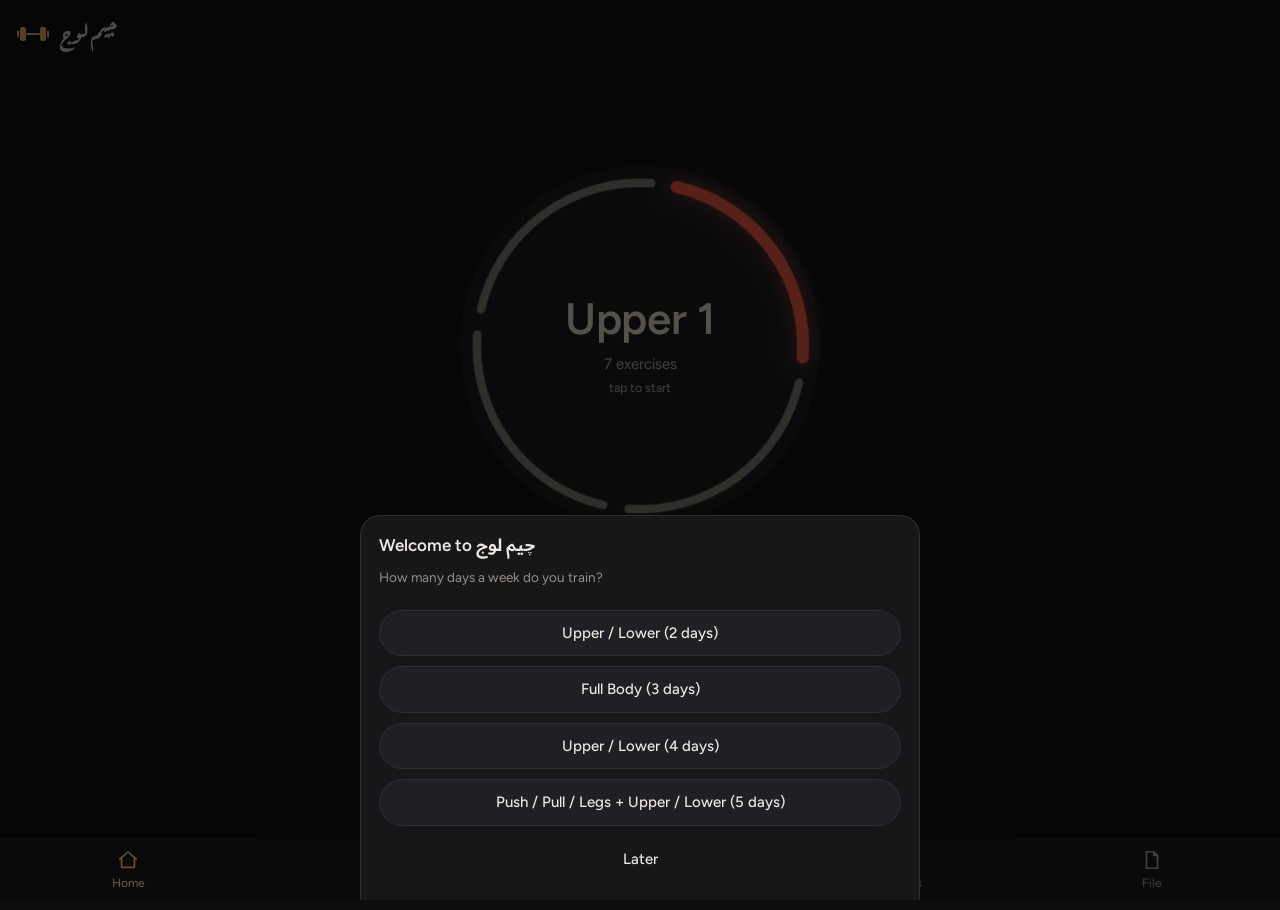
<file: index.html>
<!doctype html>
<html lang="en" dir="ltr">
<head>
<meta charset="utf-8">
<meta name="viewport" content="width=device-width,initial-scale=1,viewport-fit=cover">
<meta name="theme-color" content="#0e0e0f">
<meta name="robots" content="noindex,nofollow">
<meta http-equiv="Content-Security-Policy" content="default-src 'self'; script-src 'self'; style-src 'self' 'unsafe-inline'; img-src 'self' data: blob:; font-src 'self'; connect-src 'self' blob: https://api.github.com; worker-src 'self'; manifest-src 'self'; media-src 'self' blob:; object-src 'none'; base-uri 'none'; form-action 'none'">
<link rel="manifest" href="manifest.webmanifest">
<link rel="icon" type="image/png" sizes="48x48" href="favicon-48.png">
<link rel="icon" type="image/png" sizes="192x192" href="icon-192.png">
<link rel="apple-touch-icon" href="apple-touch-icon.png">
<title>چيم لوج</title>
<script src="theme.js"></script>
<link rel="stylesheet" href="app.css">
</head>
<body>
<div id="splash" aria-hidden="true"><div class="sp-in"><svg class="sp-r" viewBox="0 0 512 512"><defs><linearGradient id="spcu" x1="0" y1="0" x2="1" y2="1"><stop offset="0" style="stop-color:var(--ac2)"/><stop offset="1" style="stop-color:var(--ac)"/></linearGradient></defs><path class="sp-a sp-dn" style="--i:0" pathLength="1" d="M268.3 80.4A176 176 0 0 1 431.6 243.7"/><path class="sp-a sp-dn" style="--i:1" pathLength="1" d="M431.6 268.3A176 176 0 0 1 268.3 431.6"/><path class="sp-a sp-cu" style="--i:2" pathLength="1" d="M243.7 431.6A176 176 0 0 1 80.4 268.3"/><path class="sp-a sp-pd" style="--i:3" pathLength="1" d="M80.4 243.7A176 176 0 0 1 243.7 80.4"/><g transform="translate(131.70,289.47) scale(0.10024)"><path class="sp-n" d="M465 -56 399 -119Q395 -123 390 -122Q384 -121 381 -117Q362 -92 342 -68Q323 -44 303 -19Q297 -11 304 -4L371 59Q375 63 380 62Q385 62 388 58Q398 46 402 40Q407 33 412 27Q417 21 427 9Q437 -3 447 -15Q457 -27 467 -40Q472 -49 465 -56Z M238 -362V-361Q231 -371 226 -380Q220 -390 215 -402Q220 -405 228 -408Q237 -410 247 -412Q260 -415 278 -418Q296 -421 314 -421Q353 -421 365 -399Q340 -377 313 -360L262 -324Q257 -334 250 -344Q244 -353 238 -362ZM630 153Q625 153 616 156Q560 170 492 182Q423 194 354 194Q350 194 348 194Q347 194 342 194Q167 194 77 93Q72 87 68 79Q64 71 64 61Q64 43 73 24Q99 -32 140 -79Q182 -126 225 -165V-164L255 -192Q266 -203 278 -212Q289 -221 299 -231Q327 -256 355 -282Q383 -308 405 -339Q420 -359 431 -386Q442 -414 452 -444Q462 -471 462 -494Q462 -536 424 -553Q390 -567 350 -567Q306 -567 266 -555Q226 -543 204 -528Q151 -490 133 -398H134Q132 -387 130 -376Q128 -366 128 -353Q128 -295 165 -247Q141 -224 112 -183Q83 -142 56 -90Q28 -39 10 16Q-7 70 -7 119Q-7 192 23 240Q53 289 102 314Q134 329 171 338Q208 348 253 348Q321 348 376 332Q431 317 480 294Q580 247 640 175Q644 171 644 166Q644 153 630 153Z M744 -266V-267Q762 -245 806 -245Q822 -245 835 -248Q837 -244 838 -241Q838 -240 838 -238Q838 -237 838 -235Q838 -234 838 -234Q839 -233 839 -233V-232Q812 -202 771 -185Q688 -151 602 -118Q516 -85 440 -43Q431 -37 431 -25Q431 -10 447 -8Q476 -6 506 -3Q536 0 566 0Q570 0 571 0Q572 0 576 0Q601 0 623 -2Q645 -4 667 -8Q717 -18 759 -46Q801 -75 834 -114Q868 -152 890 -193Q905 -222 916 -258Q927 -293 928 -333V-339Q928 -408 880 -457Q873 -464 862 -471Q850 -478 836 -478Q823 -478 810 -465Q792 -445 780 -420Q768 -396 756 -370Q749 -356 740 -338Q730 -319 730 -301Q730 -289 734 -281Q738 -273 744 -266Z M1091 -454Q1045 -435 996 -426Q947 -417 888 -407Q880 -405 878 -397L857 -277L864 -268Q908 -279 941 -286Q974 -294 996 -299Q1018 -304 1030 -308Q1042 -311 1044 -312Q1092 -338 1126 -380Q1160 -423 1175 -481Q1186 -520 1186 -572Q1186 -575 1186 -576Q1186 -578 1186 -581Q1186 -583 1186 -585Q1186 -587 1186 -589L1168 -911Q1168 -919 1160 -922Q1152 -925 1147 -917L1073 -800Q1078 -709 1084 -626Q1090 -544 1091 -454Z  M1819 -458Q1824 -487 1808 -499Q1792 -511 1759 -511Q1755 -511 1754 -511Q1752 -511 1748 -511Q1721 -511 1704 -506Q1686 -504 1673 -490Q1666 -483 1659 -472Q1652 -461 1645 -446L1611 -370Q1582 -361 1552 -353Q1522 -345 1494 -335Q1455 -322 1427 -306Q1399 -291 1377 -258Q1360 -218 1348 -167Q1336 -116 1336 -60Q1337 -4 1344 46Q1350 96 1361 143Q1372 189 1382 238Q1391 286 1398 337Q1399 347 1408 347Q1418 347 1421 339Q1430 308 1434 276Q1438 245 1438 211Q1438 194 1437 176Q1436 159 1434 143L1394 -110Q1393 -113 1393 -116Q1393 -118 1393 -120Q1393 -121 1393 -122Q1393 -137 1402 -146Q1428 -169 1464 -184Q1499 -199 1539 -207Q1605 -221 1664 -252Q1722 -282 1760 -324Q1783 -350 1796 -384Q1810 -417 1819 -458Z M2090 -336 2147 -449Q2152 -457 2147 -462Q2142 -468 2135 -466Q2090 -457 2044 -448Q1999 -440 1952 -432Q1950 -431 1947 -430Q1944 -428 1943 -426L1887 -312Q1883 -305 1888 -300Q1892 -294 1899 -295Q1945 -303 1990 -312Q2036 -321 2082 -329Q2088 -332 2090 -336Z M1910 -737Q1877 -737 1852 -720Q1826 -704 1806 -685Q1769 -650 1736 -601Q1703 -552 1677 -505Q1674 -499 1668 -490Q1663 -480 1662 -472Q1662 -464 1671 -461L1700 -453Q1708 -451 1712 -458Q1739 -497 1778 -536Q1796 -555 1816 -569Q1835 -583 1857 -590V-589Q1861 -591 1864 -592Q1868 -593 1872 -593Q1889 -593 1901 -568Q1910 -539 1947 -540L1953 -541L1965 -544Q1970 -546 1973 -551L2034 -681Q2037 -689 2032 -694Q2028 -699 2021 -698L1992 -693Q1978 -710 1958 -724Q1939 -737 1910 -737Z M2372 -433V-443Q2360 -466 2338 -490Q2316 -514 2287 -514Q2279 -514 2270 -510Q2261 -507 2253 -502Q2235 -489 2219 -472Q2203 -456 2189 -438Q2164 -403 2140 -364Q2116 -326 2096 -287L2095 -283V-241Q2095 -232 2103 -230Q2114 -227 2119 -236Q2124 -246 2128 -253Q2142 -276 2156 -302Q2171 -327 2189 -346V-345Q2197 -354 2208 -362Q2218 -371 2231 -372H2233Q2245 -372 2253 -356Q2261 -341 2266 -330Q2268 -324 2273 -318Q2278 -313 2285 -313Q2291 -313 2294 -316Q2297 -318 2301 -322Q2321 -348 2340 -376Q2358 -403 2372 -433Z M2259 -797Q2269 -797 2280 -789Q2290 -781 2297 -770Q2304 -760 2310 -747L2200 -726Q2204 -735 2208 -744Q2212 -752 2216 -760Q2221 -770 2233 -784Q2245 -797 2259 -797ZM1971 -678 1950 -559Q1949 -553 1954 -548Q1958 -544 1964 -545Q1984 -549 2010 -555Q2036 -561 2057 -565Q2059 -565 2061 -566Q2067 -567 2070 -568Q2072 -568 2078 -569Q2083 -570 2086 -571Q2090 -572 2094 -573L2091 -557V-558Q2090 -556 2090 -554Q2090 -553 2090 -552Q2090 -552 2090 -551Q2090 -533 2108 -533Q2109 -533 2110 -533Q2110 -533 2111 -533Q2122 -533 2130 -544Q2137 -554 2139 -566Q2141 -571 2142 -576Q2143 -582 2144 -586Q2213 -603 2282 -618Q2351 -634 2417 -654Q2418 -655 2420 -658Q2423 -660 2424 -661L2486 -794Q2489 -802 2484 -808Q2478 -813 2470 -809Q2465 -806 2460 -805Q2455 -804 2450 -804Q2440 -804 2431 -813Q2423 -840 2410 -868Q2396 -897 2374 -916Q2351 -936 2317 -936Q2295 -936 2275 -922Q2240 -899 2216 -861Q2195 -830 2178 -793Q2162 -756 2148 -719Q2105 -711 2066 -704Q2027 -697 1983 -689H1985H1983Q1979 -689 1976 -686Q1972 -682 1971 -678Z"/></g></svg><div class="sp-sig">AHMED MAHER</div></div></div>
<script src="splash.js"></script>
<header class="top">
  <div class="brand" id="brand"></div>
  <button class="btn sm pri" id="updBtn" hidden></button>
</header>
<main id="view"></main>
<nav class="tabs">
  <button data-tab="home" class="on"></button>
  <button data-tab="hist"></button>
  <button data-tab="prog"></button>
  <button data-tab="lib"></button>
  <button data-tab="data"></button>
</nav>
<section id="sess" hidden></section>
<div id="modal" hidden><div class="mbox"></div></div>
<div id="toast"></div><div id="undo" role="status"><span></span><button data-u="1"></button></div>

<script src="quotes.js"></script>
<script src="guide.js"></script>
<script src="exlib.js"></script>
<script src="i18n.js"></script>
<script src="app.js"></script>
</body>
</html>
</file>
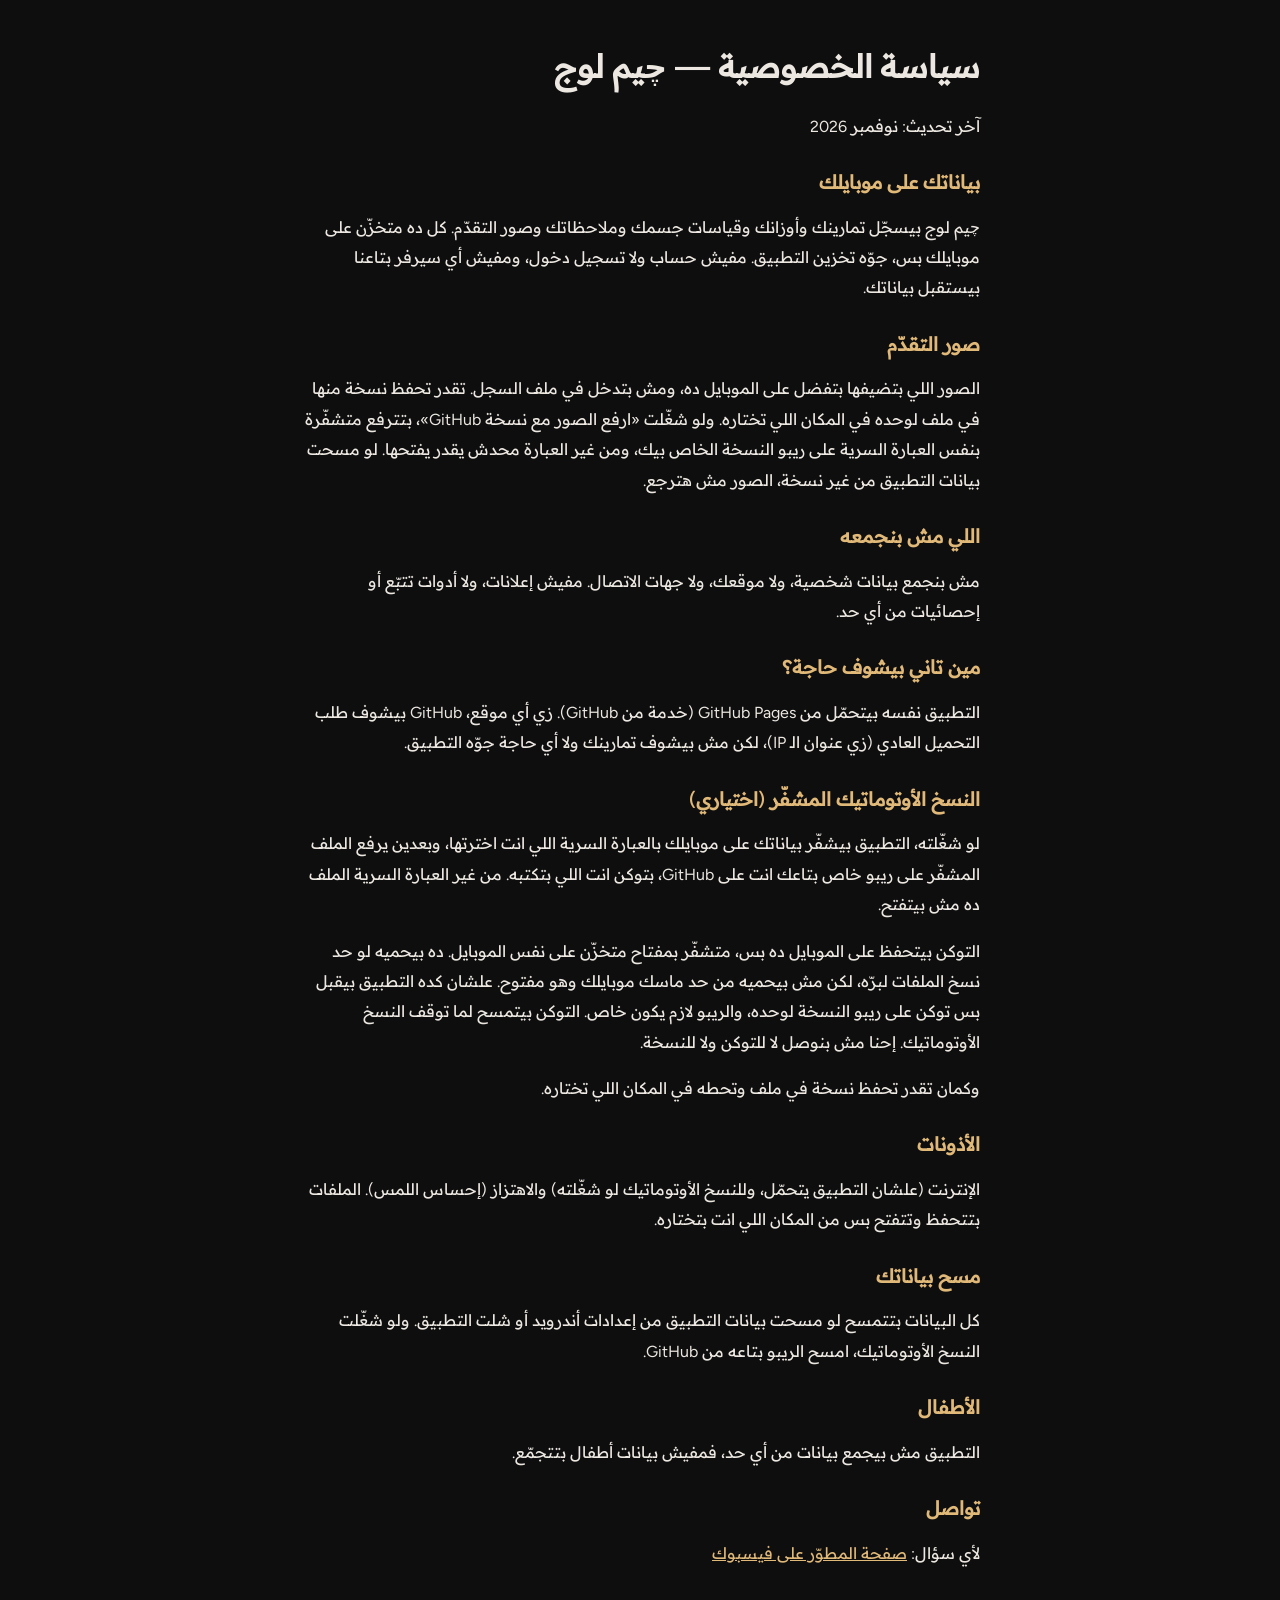
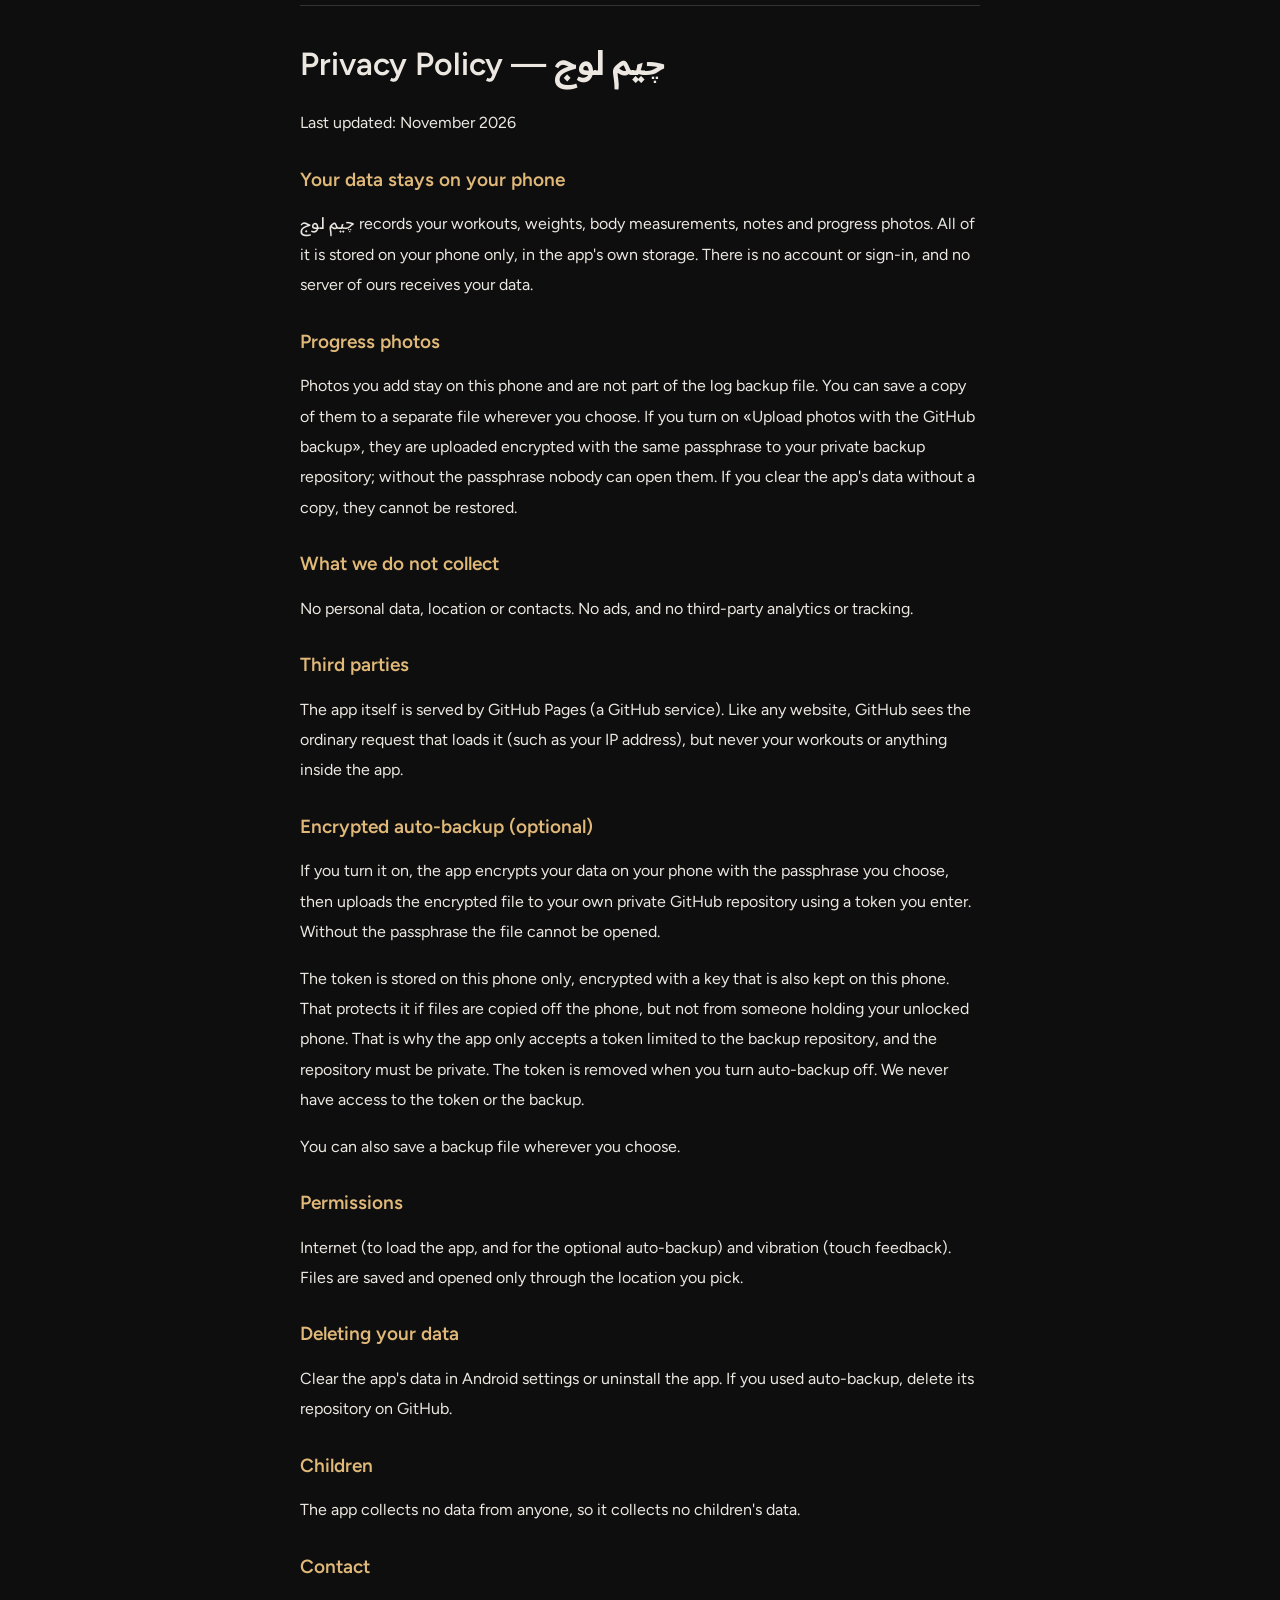
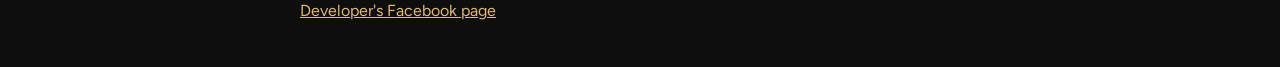
<file: privacy.html>
<!doctype html>
<html lang="ar" dir="rtl"><head><meta charset="utf-8">
<meta name="viewport" content="width=device-width,initial-scale=1">
<meta name="robots" content="noindex,nofollow">
<title>سياسة الخصوصية — چيم لوج</title>
<style>@font-face{font-family:"ArUI";src:url(fonts/readex-400.woff2) format("woff2");font-weight:400}@font-face{font-family:"Figtree";src:url(fonts/figtree.woff2) format("woff2")}body{font-family:"Figtree","ArUI",system-ui,sans-serif;max-width:680px;margin:0 auto;padding:24px 18px;line-height:1.9;background:#0e0e0f;color:#ece8e1;-webkit-user-select:none;user-select:none}h1,h2{line-height:1.4;font-weight:600}h2{font-size:19px;margin-top:28px;color:#e0b878}hr{border:0;border-top:1px solid #333;margin:36px 0}a{color:#e0b878}[dir=ltr]{text-align:left}</style></head><body>
<h1>سياسة الخصوصية — چيم لوج</h1>
<p>آخر تحديث: نوفمبر 2026</p>
<h2>بياناتك على موبايلك</h2>
<p>چيم لوج بيسجّل تمارينك وأوزانك وقياسات جسمك وملاحظاتك وصور التقدّم. كل ده متخزّن على موبايلك بس، جوّه تخزين التطبيق. مفيش حساب ولا تسجيل دخول، ومفيش أي سيرفر بتاعنا بيستقبل بياناتك.</p>
<h2>صور التقدّم</h2>
<p>الصور اللي بتضيفها بتفضل على الموبايل ده، ومش بتدخل في ملف السجل. تقدر تحفظ نسخة منها في ملف لوحده في المكان اللي تختاره. ولو شغّلت «ارفع الصور مع نسخة GitHub»، بتترفع متشفّرة بنفس العبارة السرية على ريبو النسخة الخاص بيك، ومن غير العبارة محدش يقدر يفتحها. لو مسحت بيانات التطبيق من غير نسخة، الصور مش هترجع.</p>
<h2>اللي مش بنجمعه</h2>
<p>مش بنجمع بيانات شخصية، ولا موقعك، ولا جهات الاتصال. مفيش إعلانات، ولا أدوات تتبّع أو إحصائيات من أي حد.</p>
<h2>مين تاني بيشوف حاجة؟</h2>
<p>التطبيق نفسه بيتحمّل من GitHub Pages (خدمة من GitHub). زي أي موقع، GitHub بيشوف طلب التحميل العادي (زي عنوان الـ IP)، لكن مش بيشوف تمارينك ولا أي حاجة جوّه التطبيق.</p>
<h2>النسخ الأوتوماتيك المشفّر (اختياري)</h2>
<p>لو شغّلته، التطبيق بيشفّر بياناتك على موبايلك بالعبارة السرية اللي انت اخترتها، وبعدين يرفع الملف المشفّر على ريبو خاص بتاعك انت على GitHub، بتوكن انت اللي بتكتبه. من غير العبارة السرية الملف ده مش بيتفتح.</p>
<p>التوكن بيتحفظ على الموبايل ده بس، متشفّر بمفتاح متخزّن على نفس الموبايل. ده بيحميه لو حد نسخ الملفات لبرّه، لكن مش بيحميه من حد ماسك موبايلك وهو مفتوح. علشان كده التطبيق بيقبل بس توكن على ريبو النسخة لوحده، والريبو لازم يكون خاص. التوكن بيتمسح لما توقف النسخ الأوتوماتيك. إحنا مش بنوصل لا للتوكن ولا للنسخة.</p>
<p>وكمان تقدر تحفظ نسخة في ملف وتحطه في المكان اللي تختاره.</p>
<h2>الأذونات</h2>
<p>الإنترنت (علشان التطبيق يتحمّل، وللنسخ الأوتوماتيك لو شغّلته) والاهتزاز (إحساس اللمس). الملفات بتتحفظ وتتفتح بس من المكان اللي انت بتختاره.</p>
<h2>مسح بياناتك</h2>
<p>كل البيانات بتتمسح لو مسحت بيانات التطبيق من إعدادات أندرويد أو شلت التطبيق. ولو شغّلت النسخ الأوتوماتيك، امسح الريبو بتاعه من GitHub.</p>
<h2>الأطفال</h2>
<p>التطبيق مش بيجمع بيانات من أي حد، فمفيش بيانات أطفال بتتجمّع.</p>
<h2>تواصل</h2>
<p>لأي سؤال: <a href="https://www.facebook.com/share/1HWtZibWS7/">صفحة المطوّر على فيسبوك</a></p>
<hr>
<div dir="ltr">
<h1>Privacy Policy — چيم لوج</h1>
<p>Last updated: November 2026</p>
<h2>Your data stays on your phone</h2>
<p>چيم لوج records your workouts, weights, body measurements, notes and progress photos. All of it is stored on your phone only, in the app's own storage. There is no account or sign-in, and no server of ours receives your data.</p>
<h2>Progress photos</h2>
<p>Photos you add stay on this phone and are not part of the log backup file. You can save a copy of them to a separate file wherever you choose. If you turn on «Upload photos with the GitHub backup», they are uploaded encrypted with the same passphrase to your private backup repository; without the passphrase nobody can open them. If you clear the app's data without a copy, they cannot be restored.</p>
<h2>What we do not collect</h2>
<p>No personal data, location or contacts. No ads, and no third-party analytics or tracking.</p>
<h2>Third parties</h2>
<p>The app itself is served by GitHub Pages (a GitHub service). Like any website, GitHub sees the ordinary request that loads it (such as your IP address), but never your workouts or anything inside the app.</p>
<h2>Encrypted auto-backup (optional)</h2>
<p>If you turn it on, the app encrypts your data on your phone with the passphrase you choose, then uploads the encrypted file to your own private GitHub repository using a token you enter. Without the passphrase the file cannot be opened.</p>
<p>The token is stored on this phone only, encrypted with a key that is also kept on this phone. That protects it if files are copied off the phone, but not from someone holding your unlocked phone. That is why the app only accepts a token limited to the backup repository, and the repository must be private. The token is removed when you turn auto-backup off. We never have access to the token or the backup.</p>
<p>You can also save a backup file wherever you choose.</p>
<h2>Permissions</h2>
<p>Internet (to load the app, and for the optional auto-backup) and vibration (touch feedback). Files are saved and opened only through the location you pick.</p>
<h2>Deleting your data</h2>
<p>Clear the app's data in Android settings or uninstall the app. If you used auto-backup, delete its repository on GitHub.</p>
<h2>Children</h2>
<p>The app collects no data from anyone, so it collects no children's data.</p>
<h2>Contact</h2>
<p><a href="https://www.facebook.com/share/1HWtZibWS7/">Developer's Facebook page</a></p>
</div>
</body></html>
</file>
<file: app.css>
@font-face{font-family:"ArUI";src:url(fonts/readex-400.woff2) format("woff2");font-weight:300 500;font-display:swap;unicode-range:U+0600-06FF,U+0750-077F,U+08A0-08FF,U+FB50-FDFF,U+FE70-FEFF,U+200C-200F,U+0660-0669}
@font-face{font-family:"ArUI";src:url(fonts/readex-600.woff2) format("woff2");font-weight:600 900;font-display:swap;unicode-range:U+0600-06FF,U+0750-077F,U+08A0-08FF,U+FB50-FDFF,U+FE70-FEFF,U+200C-200F,U+0660-0669}
@font-face{font-family:"Figtree";src:url(fonts/figtree.woff2) format("woff2");font-weight:300 900;font-style:normal;font-display:swap;unicode-range:U+0000-00FF,U+0131,U+0152-0153,U+02BB-02BC,U+02C6,U+02DA,U+02DC,U+2000-206F,U+2074,U+20AC,U+2122,U+2191,U+2193,U+2212,U+2215}
:root{--scb:#000;--sci:#0c0c0c;--font:"Figtree","ArUI",system-ui,"Noto Naskh Arabic","Segoe UI",Tahoma,sans-serif;--fnum:inherit;--rad:14px;--radb:11px;--radp:99px;--bw:1px;--sh:none;--ttl:none;--ls:0;--bg:#0e0e0f;--s1:#17171a;--s2:#202024;--bd:#2d2d33;--tx:#ece8e1;--mu:#968f85;--ac:#c38d4f;--ac2:#e2b37c;--ok:#7bb072;--mid:#d6b05a;--bad:#d06c57;--onac:#160e05;--hero:#1d1810;--tx2:#cfc6b8;--ph:#8a8378;--okbd:#3b5a37;--okbg:#1c2a1a;--midbd:#5c4d2a;--midbg:#2b2616;--badbg:#2a1a15;--acbd:#4a3a28;--acbg:#33261a;--oktx:#a6d69c;--midtx:#e5c97f;--badtx:#f0b3a3}
html[data-th=morning]{color-scheme:light;--scb:#faf7f1;--sci:#fffdf9;--bg:#f3eee5;--s1:#faf7f1;--s2:#ece5d8;--bd:#d4c9b6;--tx:#1d1a16;--mu:#675e52;--ac:#8f5518;--ac2:#7a4515;--ok:#3a7335;--mid:#85600d;--bad:#b0432e;--onac:#fff8ee;--hero:#f7f0e2;--tx2:#3a342b;--ph:#6f6659;--okbd:#a8c9a0;--okbg:#e4f0df;--midbd:#d8c283;--midbg:#f6edcf;--badbg:#f6dfd7;--acbd:#d9b78e;--acbg:#f3e4d0;--oktx:#2a5c26;--midtx:#6b4e08;--badtx:#8a2f1d}
*{box-sizing:border-box;-webkit-tap-highlight-color:transparent}
html,body{margin:0;background:var(--bg);color:var(--tx);font:16px/1.5 var(--font)}
body{padding-bottom:calc(74px + env(safe-area-inset-bottom))}
button,input,select,textarea{font:inherit;color:inherit}
.en{direction:ltr;unicode-bidi:isolate}
.top{position:sticky;top:0;z-index:5;background:var(--bg);display:flex;align-items:center;gap:8px;padding:calc(12px + env(safe-area-inset-top)) 16px 10px;border-bottom:1px solid var(--bd)}
.brand{font-weight:600;font-size:18px;flex:1}
main{padding:14px 14px 28px;max-width:640px;margin:0 auto}
.tabs{position:fixed;bottom:0;left:0;right:0;display:grid;grid-template-columns:repeat(5,1fr);background:var(--s1);border-top:1px solid var(--bd);padding-bottom:env(safe-area-inset-bottom);z-index:6}
.tabs button{background:none;border:0;color:var(--mu);padding:13px 2px;font-size:13px;white-space:nowrap}
.tabs button.on{color:var(--ac2);font-weight:600;box-shadow:inset 0 2px 0 var(--ac)}
.card{background:var(--s1);border:1px solid var(--bd);border-radius:14px;padding:14px;margin-bottom:12px}
.card.hl{border-color:var(--ac)}
.big{font-size:26px;font-weight:600;line-height:1.25;margin:2px 0 6px}
.mu{color:var(--mu);font-size:14px}
.btn{display:inline-flex;align-items:center;justify-content:center;gap:6px;border:1px solid var(--bd);background:var(--s2);border-radius:11px;padding:11px 14px;font-size:15px;cursor:pointer;min-height:44px}
.btn:active{transform:scale(.98)}
.btn.pri{background:var(--ac);border-color:var(--ac);color:var(--onac);font-weight:600}
.btn.w{width:100%}
.btn.sm{padding:6px 11px;font-size:14px;min-height:36px}
.btn.dan{color:var(--bad)}
.btn.ghost{background:none;border-color:transparent}
.mt{margin-top:10px}
.grid3{display:grid;grid-template-columns:repeat(3,1fr);gap:8px;margin-bottom:12px}
.row{display:flex;align-items:center;gap:8px;flex-wrap:wrap}
.sp{flex:1}
.warn{margin-top:10px;padding:9px 11px;border-radius:10px;background:var(--badbg);color:var(--badtx);font-size:14px}
.note-ok{margin-top:10px;padding:9px 11px;border-radius:10px;background:var(--okbg);color:var(--oktx);font-size:14px}
.tag{font-size:11px;padding:1px 7px;border-radius:99px;background:var(--acbg);color:var(--ac2);white-space:nowrap}
h2{font-size:15px;color:var(--mu);font-weight:600;margin:18px 2px 8px}
.empty{text-align:center;color:var(--mu);padding:30px 10px}
/* ---- session (compact) ---- */
#sess{position:fixed;inset:0;background:var(--bg);z-index:20;overflow-y:auto;-webkit-overflow-scrolling:touch}


.corec{font-size:13px;padding:4px 10px;border-radius:99px;background:var(--s2);color:var(--mu);white-space:nowrap}
.corec.done{background:var(--okbg);color:var(--ok)}

.inp{background:var(--bg);border:1px solid var(--bd);border-radius:10px;padding:9px 10px;min-height:44px;width:100%;outline:none}
.inp:focus{border-color:var(--ac)}
.ex{padding:10px 11px;margin-bottom:8px;border-radius:12px}
.ex.core{border-inline-start:3px solid var(--ac)}



.pmsg{font-size:12.5px;border-radius:8px;padding:4px 8px;margin-top:6px;font-weight:600}
.pmsg.ok{background:var(--okbg);color:var(--oktx)}
.pmsg.mid{background:var(--midbg);color:var(--midtx)}
.pmsg.bad{background:var(--badbg);color:var(--badtx)}
.tnote{font-size:13px;color:var(--tx2);background:var(--s2);border-radius:8px;padding:6px 9px;margin-top:7px}

.cl{display:inline-flex;align-items:center;gap:6px;font-size:13.5px;border:1px solid var(--bd);border-radius:99px;padding:4px 11px 4px 8px;cursor:pointer}
.cl input{width:18px;height:18px;accent-color:var(--ac);margin:0}
.cl.on{border-color:var(--okbd);color:var(--ok)}



/* ---- modal ---- */
#modal{position:fixed;inset:0;background:rgba(0,0,0,.6);z-index:40;display:flex;align-items:flex-end;justify-content:center}
#modal[hidden],#sess[hidden],[hidden]{display:none!important}
.mbox{background:var(--s1);border:1px solid var(--bd);border-radius:18px 18px 0 0;width:100%;max-width:640px;max-height:88vh;overflow-y:auto;padding:16px 16px calc(18px + env(safe-area-inset-bottom))}
.mbox h3{margin:0 0 10px;font-size:18px}
.fld{display:flex;flex-direction:column;gap:4px;margin-bottom:10px;font-size:13px;color:var(--mu)}
.fgrid{display:grid;grid-template-columns:repeat(3,1fr);gap:8px}
pre.cardtxt{white-space:pre-wrap;background:var(--bg);border:1px solid var(--bd);border-radius:10px;padding:12px;font:14px/1.6 system-ui,sans-serif;margin:0 0 12px;unicode-bidi:plaintext}
.chips{display:flex;gap:6px;overflow-x:auto;margin-bottom:12px}
.chips button{flex:none;border:1px solid var(--bd);background:var(--s1);border-radius:99px;padding:8px 14px;color:var(--mu)}
.chips button.on{background:var(--ac);border-color:var(--ac);color:var(--onac);font-weight:600}
.prow{display:flex;align-items:center;gap:8px;padding:10px 0;border-bottom:1px solid var(--bd)}
.prow:last-child{border-bottom:0}
.prow .nm{font-weight:600}
.icb{background:var(--s2);border:1px solid var(--bd);border-radius:9px;width:36px;height:36px;display:inline-flex;align-items:center;justify-content:center;flex:none}
#toast{position:fixed;left:50%;bottom:calc(88px + env(safe-area-inset-bottom));transform:translateX(-50%);background:var(--s2);border:1px solid var(--bd);padding:10px 16px;border-radius:12px;font-size:14.5px;z-index:60;opacity:0;pointer-events:none;transition:opacity .2s;max-width:90vw;text-align:center}
#toast.on{opacity:1}
table.h{width:100%;border-collapse:collapse;font-size:14px}
table.h td{padding:8px 4px;border-bottom:1px solid var(--bd)}
select.inp{appearance:auto}
.btn.rec{border:2px solid var(--ok);color:var(--oktx);background:var(--okbg)}
.btn.rec{white-space:nowrap}
.btn.rec::after{content:' ✓';color:var(--ok)}




.meta2{display:flex;gap:8px;margin-bottom:10px}
.meta2 label{flex:1;display:flex;flex-direction:column;gap:3px;font-size:12px;color:var(--mu)}
.meta2 label.cy{flex:.45}
.meta2 .inp{min-height:40px;padding:6px 9px}
.ex{padding:12px 12px 12px;margin-bottom:12px;border-radius:14px;border-inline-start-width:1px}
.ex.core{border-inline-start:4px solid var(--ac)}
.ex.dn{border-color:var(--okbd);background:var(--okbg)}
.ex.dn.core{border-inline-start-color:var(--ok)}



.tgt{display:flex;flex-wrap:wrap;gap:4px 10px;align-items:baseline;margin:6px 0 0;font-size:13px;color:var(--mu)}
.tgt b{color:var(--tx);font-size:14px}



.sets{display:flex;flex-wrap:wrap;gap:8px;margin-top:10px;align-items:flex-end}





.cl.big{padding:9px 16px 9px 12px;font-size:14.5px;min-height:44px}
.cl.big input{width:22px;height:22px}





.rs{font-size:11px;padding:3px 8px;border-radius:99px;border:1px solid var(--bd);color:var(--mu);white-space:nowrap}
.rs.ld{color:var(--ok);border-color:var(--okbd)}
.rs.nx{color:var(--onac);background:var(--ac);border-color:var(--ac);font-weight:600}







.coreline{font-size:12.5px;color:var(--mu);margin-top:9px;line-height:1.5}

.alt{margin-top:10px}
.alt summary{color:var(--mu);font-size:13.5px;padding:8px 2px;cursor:pointer;list-style:none;text-align:center}
.alt summary::-webkit-details-marker{display:none}
.alt[open] summary{color:var(--ac2)}






.bkn{display:flex;align-items:center;gap:10px;font-size:13px;color:var(--mu);background:var(--s1);border:1px dashed var(--bd);border-radius:12px;padding:8px 10px;margin-bottom:12px}
.bkn div{flex:1}

.sc{display:flex;align-items:center;gap:10px;padding:7px 11px;background:var(--s1);border:1px solid var(--bd);border-inline-start:4px solid var(--mu);border-radius:10px;cursor:pointer;min-height:48px}
.sc.full{border-inline-start-color:var(--ok)}.sc.core{border-inline-start-color:var(--mid)}.sc.part{border-inline-start-color:var(--bad)}
.sc:active{background:var(--s2)}
.sc .n{font-weight:600;font-size:15px;line-height:1.25}
.sc .d{font-size:12px;color:var(--mu);line-height:1.3}
.sc .sp{min-width:0}
.sc .st{font-size:11px;font-weight:600;padding:2px 8px;border-radius:99px;background:var(--s2);color:var(--mu);white-space:nowrap}
.sc.full .st{color:var(--ok);background:var(--okbg)}.sc.core .st{color:var(--mid);background:var(--midbg)}.sc.part .st{color:var(--bad);background:var(--badbg)}

/* ====== هيكل مشترك للثيمات (الشكل مش اللون بس) ====== */
.card,.ex,.sc,.bkn,.warn,.note-ok,.tnote,.pmsg{border-radius:var(--rad)}
.card,.ex,.sc{border-width:var(--bw)}
.card,.ex,.sc{box-shadow:var(--sh)}
.btn,.inp,.icb,.cl,.chips button{border-radius:var(--radb)}
.tag,.rs,.corec,.sc .st{border-radius:var(--radp)}
.mbox{border-radius:var(--rad) var(--rad) 0 0}
.d,.cycle,table.h td{font-family:var(--fnum)}
.big,.brand,h2,.sc .n,.rs,.tabs button{text-transform:var(--ttl);letter-spacing:var(--ls)}
/* --- الشعار: علامة بار + كلمة بوزنين --- */
.brand{display:flex;align-items:center;gap:10px;flex:1;text-transform:none;letter-spacing:0}
.brand .lg{width:34px;height:22px;flex:none;color:var(--ac)}









.ex.wn{border-color:var(--midbd);background:var(--midbg)}
.ex.wn.core{border-inline-start-color:var(--mid)}


.brand .lg{cursor:pointer;padding:9px 8px;box-sizing:content-box;margin:-9px -8px;-webkit-tap-highlight-color:transparent}
.brand .lg.spin{animation:lgspin 1s cubic-bezier(.5,.05,.2,1)}
@keyframes lgspin{to{transform:rotate(360deg)}}
.sysopt{display:flex;align-items:center;gap:10px;padding:12px;border:1px solid var(--bd);border-radius:var(--rad);margin-bottom:8px;background:var(--s1)}
.sysopt.on{border-color:var(--ac);background:var(--acbg)}





.lgrp{border-bottom:1px solid var(--bd)}
.lgrp>summary{display:flex;align-items:center;gap:10px;padding:15px 2px;font-weight:600;font-size:16px;list-style:none;cursor:pointer}
.lgrp>summary::-webkit-details-marker{display:none}
.lgrp>summary b{flex:1}
.lgrp[open]>summary .pchev{transform:rotate(180deg)}
.lgc{font-size:12px;font-weight:600;color:var(--mu);background:var(--s2);border-radius:99px;padding:2px 9px}
.qt{cursor:pointer;-webkit-tap-highlight-color:transparent;touch-action:pan-y;user-select:none;-webkit-user-select:none}
.qrow{margin:0 0 14px}.qrow .mu{margin:0 2px 8px}.qrow .thseg{margin:0}
.thseg{display:flex;gap:4px;padding:4px;background:var(--s2);border:1px solid var(--bd);border-radius:99px;margin:0 0 14px}
.thseg button{flex:1;background:none;border:0;border-radius:99px;padding:11px 0;font-size:15px;font-weight:600;color:var(--mu);min-height:44px}
.thseg button.on{background:var(--ac);color:var(--onac)}
.dsec{margin:0 0 12px;font-size:15.5px;line-height:1.8}.dsec:last-child{margin-bottom:0}.dsec b{display:block;font-size:12.5px;color:var(--ac2);margin-bottom:2px}.dsec.k3 b{color:var(--bad)}.dsec.k4 b{color:var(--ok)}

.howto{font-size:16px;line-height:1.8;background:var(--s2);border-radius:var(--rad);padding:12px 14px}
/* ---- أداء شاشة التمرين: من غير blur ولا ظلال، ورسم الكروت اللي ظاهرة بس ---- */
#sess .card,#sess .btn,#sess .inp{-webkit-backdrop-filter:none!important;backdrop-filter:none!important;box-shadow:none!important;text-shadow:none!important}
#sess .ex{content-visibility:auto;contain-intrinsic-size:auto 330px}
#sess{background-attachment:scroll!important}
#sess *{transition:none!important}
#sess .ex{will-change:auto}

/* ===== شاشة الجلسة: تخطيط مضغوط (v35) ===== */
#sess .ex{padding:9px 10px;margin-bottom:8px;contain-intrinsic-size:auto 175px}










#sess .pmsg{font-size:12px;padding:3px 8px;margin-top:5px}
#sess .sets{margin-top:7px;gap:6px;align-items:center;flex-wrap:wrap}






#sess .cl.big{padding:4px 10px 4px 8px;min-height:32px;font-size:13px}
#sess .cl.big input{width:18px;height:18px}
#sess .meta2{gap:8px;margin-bottom:8px}
#sess .meta2 .inp{min-height:38px;font-size:14px}

/* ===== v37: تدوين خفيف: خلفية سوداء، من غير زخرفة ===== */
#sess .ex,html[data-th] #sess .ex{background:var(--scb);border:1px solid var(--bd);border-inline-start-width:3px}
#sess .ex.dn,html[data-th] #sess .ex.dn{background:color-mix(in srgb,var(--ok) 10%,var(--scb));border-color:var(--okbd)}
#sess .ex.wn,html[data-th] #sess .ex.wn{background:color-mix(in srgb,var(--mid) 9%,var(--scb));border-color:var(--midbd)}
#sess .ex .inp{background:var(--sci);border-color:var(--bd)}



#sess .tnote{background:var(--sci);margin-top:6px;line-height:1.6}
#sess .tnote .pmsg{margin-top:5px}



/* ===== v41: شعار GYM LOG + رقم النسخة ===== */



.lhist{margin-top:12px}.lht{font-size:13px;color:var(--mu);margin-bottom:4px}.lht b{color:var(--tx)}.tag.cnt{background:var(--s2);color:var(--tx2)}
/* ===== v49: أهداف لمس أكبر + placeholder أوضح إنه مقترح ===== */






#sess .meta2 .inp{min-height:44px}


/* v78: الاسم «ماهر» بالعربي بخط جمهورية ممدود (كشيدة) كمسار SVG */
.brand .wmk{font-family:"BasQ",var(--font);font-weight:600;font-size:23px;line-height:1.3;color:var(--tx2);opacity:.82;direction:rtl;flex:none;white-space:nowrap;cursor:pointer;-webkit-tap-highlight-color:transparent}
/* v83: صفحة الكريدتس */
.cr{text-align:center;padding:14px 4px 4px}
.cr .crl{width:34px;height:22px;color:var(--ac);opacity:.9}
.cr .crn{font-family:"BasQ",var(--font);font-weight:600;font-size:38px;line-height:1.5;color:var(--tx2);opacity:.9;margin-top:6px;direction:rtl}
.cr .crd{width:44px;height:1px;background:var(--ac);opacity:.55;margin:10px auto 18px}
.cr .crk{font-size:10px;font-weight:500;letter-spacing:.3em;color:var(--mu);text-indent:.3em}
.cr .cra{font-family:"Figtree",system-ui,sans-serif;font-weight:500;font-size:17px;letter-spacing:.09em;text-indent:.09em;color:var(--tx2);opacity:.9;margin:9px 0 24px}
.cr .crf{display:inline-flex;align-items:center;justify-content:center;gap:10px;min-width:210px;min-height:48px;padding:0 22px;border:1px solid var(--ac);border-radius:99px;color:var(--ac2);text-decoration:none;font-size:15px;letter-spacing:.08em;-webkit-tap-highlight-color:transparent}
.cr .crf:active{background:color-mix(in srgb,var(--tx) 8%,transparent)}
.cr .crv{margin-top:22px;font-size:11px;letter-spacing:.12em;color:var(--mu);opacity:.7}
/* v87: شاشة البداية — أول فتح أو بعد ساعتين غياب */
#splash{position:fixed;inset:0;z-index:99;background:radial-gradient(circle at 50% 44%,var(--hero) 0,var(--bg) 55%,var(--bg) 100%);display:none;align-items:center;justify-content:center;transition:opacity .5s ease}
#splash.on{display:flex}#splash.out{opacity:0;pointer-events:none}
#splash .sp-in{display:flex;flex-direction:column;align-items:center}
#splash .sp-r{width:min(86vw,360px);height:auto;overflow:visible}
#splash .sp-a{fill:none;stroke-linecap:round;stroke-dasharray:1;stroke-dashoffset:1;animation:spd .55s cubic-bezier(.3,.7,.2,1) forwards;animation-delay:calc(var(--i)*.1s)}
#splash .sp-dn{stroke:var(--ac);stroke-opacity:.55;stroke-width:13}
#splash .sp-cu{stroke:url(#spcu);stroke-width:19;filter:drop-shadow(0 0 7px color-mix(in srgb,var(--ac2) 45%,transparent))}
#splash .sp-pd{stroke:var(--bd);stroke-width:13}
#splash .sp-n{fill:var(--tx);opacity:0;animation:spo .6s ease .32s forwards}
@keyframes spo{to{opacity:1}}
#splash .sp-sig{margin-top:4px;font:500 10px/1 "Figtree",system-ui,sans-serif;letter-spacing:.42em;text-indent:.42em;color:var(--mu);opacity:0;animation:spf .6s ease .55s forwards}
@keyframes spd{to{stroke-dashoffset:0}}
@keyframes spf{from{opacity:0;transform:translateY(5px)}to{opacity:1;transform:none}}
/* v73: جملة تحت سطر Cycle */
@font-face{font-family:"BasQ";src:url(fonts/ruqaa.woff2) format("woff2");font-weight:600;font-display:swap}
.qt{margin:12px auto 0;max-width:360px;padding:0 10px;text-align:center;font-family:"BasQ",var(--font);font-weight:600;font-size:23px;line-height:1.8;color:var(--tx2);opacity:.82;direction:rtl;text-transform:none;letter-spacing:0;min-height:3.6em}
.qt span{display:block}
.qt.qx-l,.qt.qx-r{opacity:0;transition:opacity .22s ease,transform .22s ease}
.qt.qx-l{transform:translateX(-52px)}.qt.qx-r{transform:translateX(52px)}
@keyframes qfr{from{opacity:0;transform:translateX(52px)}to{opacity:.82;transform:none}}
@keyframes qfl{from{opacity:0;transform:translateX(-52px)}to{opacity:.82;transform:none}}
.qt.qi-fr{animation:qfr .32s cubic-bezier(.2,.7,.2,1) backwards}.qt.qi-fl{animation:qfl .32s cubic-bezier(.2,.7,.2,1) backwards}
@keyframes qbl{0%,100%{transform:none}40%{transform:translateX(-14px)}}
.qt.qbl{animation:qbl .28s ease}
.qt.qout{opacity:0;transform:translateY(6px);transition:opacity .45s ease,transform .45s ease}
.qt.qin span{animation:qin .85s cubic-bezier(.2,.7,.2,1) both}
.qt.qin span:nth-child(2){animation-delay:.2s}
@keyframes qin{from{opacity:0;transform:translateY(-7px)}to{opacity:1;transform:none}}

.hs .orb{width:min(84vw,350px,calc(100dvh - 440px))}
a.brand,a.brand:visited{color:inherit;text-decoration:none;-webkit-tap-highlight-color:transparent}

/* ===== v57: بساطة — دايرة واحدة وتمرين واحد في الشاشة ===== */
.tabs button{display:flex;flex-direction:column;align-items:center;justify-content:center;gap:3px;padding:9px 2px 8px;min-height:56px;font-size:11.5px}
.tabs svg{width:22px;height:22px;stroke:currentColor;fill:none;stroke-width:1.8;stroke-linecap:round;stroke-linejoin:round}
.tabs button.on{font-weight:600}
html[data-th] .tabs button.on{box-shadow:none}
html{overflow-x:hidden;max-width:100%;scrollbar-width:none;-ms-overflow-style:none}
html::-webkit-scrollbar,body::-webkit-scrollbar{display:none;width:0;height:0}
body{overflow-x:clip;max-width:100vw;touch-action:pan-y}
#view{overflow-x:clip}
.homew{display:block}
.hs{height:calc(100dvh - 232px);min-height:360px;display:flex;flex-direction:column;align-items:center;justify-content:center}
.orb{position:relative;width:min(86vw,380px,calc(100dvh - 330px));aspect-ratio:1;border-radius:50%;border:0;background:var(--s1);color:var(--tx);display:flex;align-items:center;justify-content:center;padding:0;cursor:pointer;transition:transform .15s}
.orb{box-shadow:none;transition:transform .07s ease-out,background .07s}
.orb:active{transform:scale(.96);background:var(--s2)}
.orb .ar{transition:stroke-width .07s}
.orb:active .ar.cur{stroke-width:13}
.orb svg{position:absolute;inset:0;width:100%;height:100%;overflow:visible}
.orb{-webkit-user-select:none;user-select:none;-webkit-touch-callout:none}
.orb svg{will-change:transform}
.orb .ar{fill:none;stroke:var(--bd);stroke-width:7;stroke-linecap:round}
.orb .ar.dn{stroke:var(--ac)}
.orb .ar.cur{stroke:var(--ac2);stroke-width:10}
.oc{position:relative;display:flex;flex-direction:column;align-items:center;gap:8px;text-align:center;padding:0 12%}
.on1{font-size:clamp(32px,10vw,44px);font-weight:600;line-height:1.15;font-family:"Figtree",system-ui,sans-serif;letter-spacing:-.005em;color:var(--tx2);opacity:.9}
.on2{font-size:15px;color:var(--mu)}
.oline{margin-top:20px;font-size:14px;color:var(--mu);text-align:center}
.oline.lo{color:var(--ac2)}
.dtl{width:100%;margin-top:12px;scroll-margin-top:72px}
.dtl>summary{list-style:none;text-align:center;color:var(--mu);font-size:14px;padding:12px;min-height:48px;cursor:pointer}
.dtl>summary::-webkit-details-marker{display:none}
.dtl>summary::after{content:' ▾'}
.dtl[open]>summary::after{content:' ▴'}
.aldot{display:inline-block;width:7px;height:7px;border-radius:50%;background:var(--ac2);margin-inline-start:6px;vertical-align:middle}
.dl{border-top:1px solid var(--bd)}
.dr{display:flex;gap:8px;padding:11px 2px;border-bottom:1px solid var(--bd);font-size:15px}
.dr .dn2{flex:1;min-width:0;overflow:hidden;text-overflow:ellipsis;white-space:nowrap}
.dr.c .dn2{color:var(--ac2)}
.dr .dw{color:var(--mu);font-size:13.5px;white-space:nowrap}

.dtl .warn,.dtl .bkn{margin:0 0 10px}
/* v108: كارت الرجوع بعد الغياب */



.cbh{display:block;width:100%;margin:14px auto 0;max-width:340px;padding:11px 14px 10px;border-radius:16px;background:var(--s1);border:1px solid var(--bd);text-align:center;font:inherit;font-size:13px;line-height:1.65;color:var(--mu);cursor:pointer;-webkit-tap-highlight-color:transparent;transition:transform .08s ease-out,background .08s}
.cbh:active{transform:scale(.98);background:var(--s2)}
.cbh .cbt{display:block}
.cbgo{display:block;margin-top:9px;padding-top:8px;border-top:1px solid var(--bd);color:var(--ac2);font-weight:600;font-size:13.5px}
/* v113: رسايل الموافقة بشكل التطبيق بدل رسايل النظام */
#ask{position:fixed;inset:0;z-index:90;display:flex;align-items:center;justify-content:center;padding:24px;background:rgba(0,0,0,.55);opacity:0;transition:opacity .18s ease}
#ask.on{opacity:1}
#ask .abx{width:100%;max-width:360px;background:var(--s1);border:1px solid var(--bd);border-radius:20px;padding:22px 20px 16px;text-align:center;transform:translateY(10px) scale(.98);transition:transform .2s cubic-bezier(.2,.7,.2,1)}
#ask.on .abx{transform:none}
#ask .atx{font-size:16px;line-height:1.75;color:var(--tx2);margin:0 4px 18px}
#ask .abt{display:flex;gap:10px}
#ask .atx{white-space:pre-line}
#ask .abx{max-height:calc(100dvh - 48px);overflow-y:auto}
#ask .abt.a3{flex-direction:column}
#ask .abt.a3 button{flex:none}
#ask .abt button{flex:1;min-height:48px;border-radius:14px;font:inherit;font-size:15px;font-weight:600;cursor:pointer;border:1px solid var(--bd);background:var(--s2);color:var(--tx2)}
#ask .abt .ok{background:var(--ac);border-color:var(--ac);color:var(--onac,#111)}
#ask .abt .ok.dg{background:transparent;border-color:var(--badtx);color:var(--badtx)}
/* v114: زرار الأداء النضيف، أسماء طويلة، شاشات قصيرة، حجم الخط، تراجع */


.on1{max-width:100%;overflow:hidden;display:-webkit-box;-webkit-line-clamp:2;-webkit-box-orient:vertical;word-break:break-word}
.on1.lg{font-size:clamp(24px,7vw,32px)}


button,a,[data-a]{touch-action:manipulation}
html[data-fs="2"] #view>:not(.homew),html[data-fs="2"] .mbox,html[data-fs="2"] .sbx,html[data-fs="2"] #sess .wmain,html[data-fs="2"] .dtl{zoom:1.12}
html[data-fs="3"] #view>:not(.homew),html[data-fs="3"] .mbox,html[data-fs="3"] .sbx,html[data-fs="3"] #sess .wmain,html[data-fs="3"] .dtl{zoom:1.25}
#undo{position:fixed;left:50%;bottom:calc(88px + env(safe-area-inset-bottom));transform:translateX(-50%) translateY(12px);display:flex;align-items:center;gap:14px;background:var(--s2);border:1px solid var(--bd);border-radius:14px;padding:8px 8px 8px 16px;font-size:14.5px;z-index:61;opacity:0;pointer-events:none;transition:opacity .2s,transform .2s;max-width:calc(100% - 32px)}
#undo.on{opacity:1;pointer-events:auto;transform:translateX(-50%)}
#undo button{border:1px solid var(--acbd);background:none;color:var(--ac2);border-radius:10px;padding:8px 14px;font:inherit;font-weight:600;cursor:pointer}
/* v115 */

.wlast{margin-top:10px;font-size:13px;line-height:1.7;color:var(--mu);text-align:center}
.rst{min-height:8px;width:100%;max-width:320px;margin:8px auto 0}
.rsb{height:4px;border-radius:99px;background:var(--s2);overflow:hidden}.rsb i{display:block;height:100%;background:var(--ac);transition:width .25s linear}
.rsr{display:flex;align-items:center;justify-content:center;gap:10px;margin-top:6px;font-size:14px;color:var(--tx2)}.rsr b{font-size:17px}
.rsr button{border:1px solid var(--bd);background:none;color:var(--mu);border-radius:99px;padding:4px 12px;font:inherit;font-size:13px;min-height:34px}
.rsr.go{color:var(--ac2);font-weight:600}
.wsum{margin-top:10px;display:flex;flex-direction:column;gap:6px;font-size:14px;color:var(--tx2);text-align:center;max-width:340px;line-height:1.6}
.lch{margin:4px 0 12px}.lsv{width:100%;height:auto;margin:6px 0;direction:ltr}.lsv polyline{fill:none;stroke:var(--ac);stroke-width:2.5;stroke-linejoin:round;stroke-linecap:round}.lsv circle{fill:var(--ac2)}.lsv text{fill:var(--mu);font-size:10px}

.rtv{text-align:center;margin:14px 0 4px;min-height:20px}.rtp{font-size:15px;font-weight:600}.rtp.w{color:var(--ac2)}.rtp.r{color:var(--mu)}.rtt{font-size:56px;font-weight:600;line-height:1.1}
.dlc{cursor:default}.dlc:active{transform:none;background:var(--s1)}.dlb{display:flex;flex-direction:column;align-items:center}.dlc .cbgo{width:100%;background:none;border:0;border-top:1px solid var(--bd);font:inherit;font-weight:600;font-size:13.5px;color:var(--ac2);cursor:pointer}.dls{background:none;border:0;color:var(--mu);font:inherit;font-size:12.5px;padding:6px;cursor:pointer}
.wrir{display:flex;flex-wrap:wrap;justify-content:center;align-items:center;gap:6px;margin-top:10px;font-size:12.5px;color:var(--mu)}
.wrir button{border:1px solid var(--bd);background:none;color:var(--mu);border-radius:99px;padding:5px 11px;font:inherit;font-size:12.5px;min-height:34px}
.wrir button.on{border-color:var(--ac);color:var(--ac2)}
.plc{text-align:center;font-size:13px;color:var(--mu);margin:-2px 0 8px;min-height:18px}
.bmx{margin:0 0 10px}.bmx>summary{font-size:13px;color:var(--mu);padding:6px 0;cursor:pointer}.bmr{font-size:11.5px}

.prg{background:none;border:0;border-bottom:1px dotted var(--mu);color:inherit;font:inherit;padding:0}
.prb{display:flex;gap:6px;justify-content:center;margin-top:10px}.prb button{flex:1;border:1px solid var(--bd);background:none;color:var(--tx2);border-radius:10px;min-height:40px;font:inherit;font-size:14px}
.rdy{display:flex;flex-wrap:wrap;justify-content:center;align-items:center;gap:6px;margin:0 16px 8px;font-size:13px;color:var(--mu)}.rdy button{border:1px solid var(--bd);background:none;color:var(--tx2);border-radius:99px;padding:5px 12px;font:inherit;font-size:13px;min-height:34px}
.stk{color:var(--ac2)}
.cimg{width:100%;border-radius:12px;-webkit-touch-callout:default;-webkit-user-select:auto;user-select:auto}
.sts{margin:4px 0 10px}.wkb{display:flex;align-items:flex-end;gap:4px;height:48px;margin-top:8px}.wkb i{flex:1;background:var(--s2);border-radius:3px}.wkb i.lo{background:var(--acbd)}.wkb i.ok{background:var(--ac)}
.mgs{display:flex;flex-direction:column;gap:7px;margin-top:8px}.mgr{display:grid;grid-template-columns:110px 1fr 28px;align-items:center;gap:8px;font-size:13px}.mgr i{height:6px;border-radius:99px;background:var(--ac);display:block}.mgr b{text-align:end;font-weight:600}
.pws{display:flex;align-items:center;justify-content:center;gap:10px;margin:0 0 10px;font-size:13.5px;color:var(--mu)}.pws b{font-size:20px;color:var(--tx2);min-width:48px;text-align:center}.pws button{width:40px;height:40px;border-radius:50%;border:1px solid var(--bd);background:none;color:var(--tx2);font-size:20px}
.sstag{text-align:center;font-size:12.5px;color:var(--ac2);margin-bottom:4px}
.phg{display:grid;grid-template-columns:repeat(3,1fr);gap:8px;margin-top:12px}.pht{border:1px solid var(--bd);background:var(--s2);border-radius:10px;padding:0;overflow:hidden;display:flex;flex-direction:column}.pht img{width:100%;aspect-ratio:3/4;object-fit:cover;display:block}.pht span{font-size:11px;color:var(--mu);padding:4px}
.phc{display:grid;grid-template-columns:1fr 1fr;gap:8px}.phc figure{margin:0}.phc img{width:100%;border-radius:10px}.phc figcaption{font-size:12px;color:var(--mu);text-align:center;margin-top:4px}
.gyr{display:flex;flex-wrap:wrap;align-items:center;gap:6px;margin:10px 0;font-size:13px;color:var(--mu)}.gyr button{border:1px solid var(--bd);background:none;color:var(--tx2);border-radius:99px;padding:5px 12px;font:inherit;font-size:13px;min-height:34px}.gyr button.on{border-color:var(--ac);color:var(--ac2)}
.pfbn{font-size:13px;line-height:1.7;color:var(--mu);margin:0 2px 10px}

.sxs{margin:0 0 10px}
.cbh b{display:block;color:var(--tx2);font-weight:600;font-size:14px;margin-bottom:3px}




.cbs i{font-style:normal;opacity:.45}
/* --- شاشة التمرين --- */
#sess{display:flex;flex-direction:column;touch-action:pan-y}
#sess.in{animation:sfade .12s ease-out}
@keyframes sfade{from{opacity:0}to{opacity:1}}
.wtop{display:flex;align-items:center;gap:6px;padding:calc(8px + env(safe-area-inset-top)) 8px 0}
.wx{flex:none;width:48px;height:48px;border:0;background:none;color:var(--mu);font-size:22px;display:flex;align-items:center;justify-content:center;padding:0}
.wseg{flex:1;display:flex;gap:4px;direction:ltr}
.sg{flex:1;background:none;border:0;padding:20px 0;cursor:pointer}
.sg i{display:block;height:4px;border-radius:4px;background:var(--bd)}
.sg.dn i{background:var(--ac)}
.sg.wn i{background:var(--mid)}
.sg.cur i{height:7px;margin:-1px 0}
.sg.cur:not(.dn):not(.wn) i{background:var(--tx2)}
#sess .corec{display:table;margin:0 auto;background:none;font-size:12.5px}
#sess .corec[hidden]{display:none}
.wmain{flex:1;display:flex;flex-direction:column;align-items:center;text-align:center;width:100%;max-width:560px;margin:0 auto;padding:3vh 20px 10px}
.wmain.wa{animation:wfade .16s ease-out}
@keyframes wfade{from{opacity:0;transform:translateY(6px)}to{opacity:1;transform:none}}
.wname{background:none;border:0;color:var(--tx);font-size:clamp(24px,7.4vw,34px);font-weight:600;line-height:1.2;padding:8px 4px;min-height:48px}

.wtg{display:flex;align-items:baseline;justify-content:center;gap:16px;margin-top:6px}
.wwt{background:none;border:0;border-bottom:2px dotted var(--acbd);color:var(--ac2);font-size:44px;font-weight:600;padding:0 2px;line-height:1.2;min-height:52px}
.wwt small{font-size:16px;font-weight:600;margin-inline-start:4px;color:var(--mu)}
.wsr{font-size:20px;font-weight:600;color:var(--tx2)}
.wsets{display:flex;flex-wrap:wrap;justify-content:center;gap:14px;margin:28px 0 8px;width:100%}
.cir{width:min(27vw,104px);aspect-ratio:1;border-radius:50%;border:2px dashed var(--bd);background:none;color:var(--ph);font-size:30px;font-weight:600;display:flex;align-items:center;justify-content:center;padding:0;cursor:pointer}
.cir.on{background:var(--ac);border:2px solid var(--ac);color:var(--onac)}
.cir:active{transform:scale(.95)}
.wrest{height:100px;display:flex;align-items:center;justify-content:center}
.cw{display:flex;flex-direction:column;align-items:center;gap:6px}
.ct{font-size:13px;font-weight:600;color:var(--mu);min-height:16px;letter-spacing:.02em;font-variant-numeric:tabular-nums}
.swt{display:flex;align-items:center;gap:14px;min-width:216px;height:68px;padding:0 22px 0 12px;border-radius:99px;border:1px solid var(--bd);background:var(--s1);color:var(--tx2);cursor:pointer;transition:border-color .25s,background .25s,transform .1s}
.swt:active{transform:scale(.97)}
.swi{width:44px;height:44px;flex:none;border-radius:50%;display:flex;align-items:center;justify-content:center;border:1px solid var(--bd);color:var(--ac2)}
.swi svg{width:24px;height:24px;fill:none;stroke:currentColor;stroke-width:1.8;stroke-linecap:round;stroke-linejoin:round}
.swc{display:flex;flex-direction:column;align-items:flex-start;line-height:1.15}
.swc b{font-family:var(--font);font-size:27px;font-weight:600;letter-spacing:.01em;font-variant-numeric:tabular-nums;color:var(--tx)}
.swc small{font-size:12px;color:var(--mu)}
.swt.on{border-color:var(--ac);background:color-mix(in srgb,var(--ac) 12%,var(--s1))}
.swt.on .swi{border-color:var(--ac);background:var(--ac)}
.swt.on .swc b{color:var(--ac2)}
.swp{width:14px;height:14px;border-radius:3px;background:var(--onac);animation:swp 1.6s ease-in-out infinite}
@keyframes swp{50%{opacity:.45;transform:scale(.85)}}



.wlinks{display:flex;gap:4px;justify-content:center;margin-top:6px;flex-wrap:wrap}
.wlinks button{background:none;border:0;color:var(--mu);font-size:14px;padding:12px 10px;min-height:48px}
.wmain .tnote{text-align:start;width:100%}

.wnav{position:sticky;bottom:0;background:var(--bg);display:flex;align-items:center;gap:10px;padding:10px 16px calc(18px + env(safe-area-inset-bottom));max-width:560px;width:100%;margin:0 auto}
.wnav .btn{min-height:56px;font-size:17px}
.wnav .wb{flex:1;min-height:60px;font-size:26px}
.wnav .wb:disabled{opacity:.3}
.wnav .pri.wb{font-size:18px}
.wnav .wb.wt{font-size:18px;font-weight:600}
.wname{padding:10px 18px 8px}
.wname.core{color:var(--ac2)}
.wwt.earn::after{content:'↑';display:block;position:absolute;inset-inline-end:-14px;top:2px;color:var(--ok);font-size:20px;font-weight:600}.wwt.earn{position:relative}
.cbn{margin:0 16px 6px;padding:8px 12px;border-radius:12px;background:var(--s2);color:var(--tx2);font-size:12.5px;line-height:1.55;text-align:center}
.bdt{width:100%;border-collapse:collapse;margin-top:8px;font-size:13px}.bdt td{padding:5px 4px;border-bottom:1px solid var(--bd)}.bdt button{background:none;border:0;color:var(--mu);padding:4px 8px}.bspark{width:100%;height:64px;margin-top:8px}.bspark .a{stroke:var(--ac);fill:none;stroke-width:2;stroke-linecap:round;stroke-linejoin:round}.bspark .b{stroke:var(--mu);fill:none;stroke-width:1.6;stroke-dasharray:3 3;stroke-linecap:round}
.stp{display:flex;gap:6px;justify-content:center;align-items:center;margin:0 0 10px;font-size:12px;color:var(--mu)}.stp button{border:1px solid var(--bd);background:var(--s1);color:var(--tx);border-radius:99px;padding:4px 10px;font-size:12px}.stp button.on{background:var(--ac);color:var(--onac);border-color:var(--ac)}

.wname{font-family:"Figtree",system-ui,sans-serif;font-weight:600;letter-spacing:-.005em;color:var(--tx2);opacity:.9}.wname.core{opacity:.88}

#sheet{position:fixed;inset:0;z-index:30}
.sbx.gd{max-height:78vh;display:flex;flex-direction:column}.gdh{display:flex;align-items:center;gap:10px;margin-bottom:8px}.gdh b{flex:1;font-size:18px;text-align:start}.gdb{overflow-y:auto;flex:1;min-height:0;-webkit-overflow-scrolling:touch}
.sbk{position:absolute;inset:0;background:rgba(0,0,0,.55)}
.sbx{position:absolute;left:0;right:0;bottom:0;max-width:560px;margin:0 auto;background:var(--s1);border:1px solid var(--bd);border-radius:20px 20px 0 0;padding:16px 18px calc(18px + env(safe-area-inset-bottom))}
.pkt{text-align:center;color:var(--mu);font-size:14px}
.pk{position:relative;margin:6px 0 14px}
.pkl{height:220px;overflow-y:auto;scroll-snap-type:y mandatory;padding:88px 0;-webkit-overflow-scrolling:touch;scrollbar-width:none}
.pkl::-webkit-scrollbar{display:none}
.pki{height:44px;line-height:44px;text-align:center;font-size:22px;color:var(--mu);scroll-snap-align:center}
.pki.sel{color:var(--tx);font-weight:600;font-size:26px}
.pkb{position:absolute;left:0;right:0;top:88px;height:44px;border-top:1px solid var(--ac);border-bottom:1px solid var(--ac);pointer-events:none}
.pkx{display:flex;justify-content:center;gap:10px;margin-top:4px}
.pkx button{background:none;border:0;color:var(--mu);padding:12px;min-height:48px;font-size:14px}
.wdone{flex:1;display:flex;flex-direction:column;align-items:center;justify-content:center;gap:12px}
.wchk{width:110px;height:110px;border-radius:50%;background:var(--ac);color:var(--onac);font-size:56px;display:flex;align-items:center;justify-content:center}
.wdt{font-size:28px;font-weight:600}
.wds{color:var(--mu);font-size:14px}

/* ===== Program v59: هادية، للقراءة، والتعديل وضع منفصل ===== */
.psys{display:flex;align-items:center;gap:4px;width:100%;background:none;border:0;padding:4px 2px 12px;color:var(--tx);font-weight:600;font-size:16px;text-align:start;white-space:nowrap;overflow:hidden}
.psys .mu{font-weight:400;overflow:hidden;text-overflow:ellipsis;min-width:0}
.pchev{margin-inline-start:auto;color:var(--mu);font-size:14px;flex:none}
.ptabs{display:flex;gap:0;border-bottom:1px solid var(--bd);margin-bottom:14px}
.ptabs button{flex:1;min-width:0;background:none;border:0;border-bottom:2px solid transparent;padding:10px 2px;color:var(--mu);font-weight:600;font-size:15px;margin-bottom:-1px}
.ptabs button.on{color:var(--ac2);border-bottom-color:var(--ac);font-weight:600}
.phead{display:flex;align-items:center;justify-content:space-between;margin-bottom:2px}
.pdn{font-size:20px;font-weight:600}
.ptxt,.plink{background:none;border:0;color:var(--ac2);font-size:14px;padding:6px 4px}
.plist{margin-bottom:12px}
.pr2{display:block;border-bottom:1px solid var(--bd)}
.pr2:last-child{border-bottom:0}
.pr2>summary,.pr2b{display:flex;align-items:center;gap:12px;padding:13px 2px;list-style:none;cursor:pointer}
.pr2>summary::-webkit-details-marker{display:none}
.pr2 .pnm{font-weight:600;font-size:16px}
.pno{flex:none;width:22px;text-align:center;color:var(--mu);font-weight:600}
.pno.cr{color:var(--ac2);font-weight:600}
.pr2[open] .pchev{transform:rotate(180deg)}
.pdrop{padding:0 2px 12px 36px;display:flex;align-items:center;justify-content:space-between;gap:10px}
[dir=rtl] .pdrop,html[lang=ar] .pdrop{padding:0 36px 12px 2px}
.pr2:has(.pgrip){display:flex;align-items:center}
.pgrip{flex:none;width:36px;text-align:center;color:var(--mu);font-size:22px;touch-action:none;user-select:none;padding:8px 0}
.pr2.drag{background:var(--s2);opacity:.9}
.pr2b{flex:1;min-width:0}
.pact{display:flex;gap:6px;justify-content:space-between;border-top:1px solid var(--bd);padding-top:8px}
.pcore{color:var(--tx2);font-size:14px;margin:6px 2px 14px;line-height:1.6}
.pcore b{color:var(--ac2)}
.pgo{margin-bottom:8px}
.lsearch{display:flex;align-items:center;gap:8px;border-bottom:1px solid var(--bd);margin-bottom:6px}
.lsearch input{flex:1;min-width:0;background:none;border:0;color:var(--tx);font-size:16px;padding:12px 2px;outline:0}
.lsearch .ptxt{flex:none;white-space:nowrap}


.lcount{margin:2px 2px 4px;font-size:13px}
.pdot{display:inline-block;width:7px;height:7px;border-radius:50%;background:var(--ac2);flex:none}
.pdot.in{margin-inline-end:2px}
.lbn .lbody{padding:0 2px 12px}
.lbn>summary .sp{min-width:0}
.psel{flex:1;min-width:0;background:none;border:0;color:var(--mu);font-size:16px;padding:12px 2px;outline:0;appearance:none;-webkit-appearance:none}
.psel option,.psel optgroup{background:var(--s1);color:var(--tx)}
.lsearch:has(.psel){position:relative;margin-bottom:4px}
.pmon{margin:18px 2px 2px;color:var(--mu);font-size:13px;letter-spacing:.02em}
.pmon:first-child{margin-top:8px}
.pst{flex:none;font-size:13px;color:var(--mu)}
.pst.full{color:var(--ac2)}
.fhead{padding:6px 2px 16px;border-bottom:1px solid var(--bd)}
.fbig{font-size:28px;font-weight:600;line-height:1.3}
.fsec{border-bottom:1px solid var(--bd)}
.fsec>summary{list-style:none;display:flex;align-items:center;padding:16px 2px;font-weight:600;font-size:16px;cursor:pointer}
.fsec>summary::-webkit-details-marker{display:none}
.fsec[open]>summary .pchev{transform:rotate(180deg)}
.fbody{padding:0 2px 16px}
.pdot.er{background:var(--bad)!important}
/* شكل التطبيق الأصلي: من غير سكرول بار ولا overscroll، ولمس نضيف */
*{scrollbar-width:none}
*::-webkit-scrollbar{display:none;width:0;height:0}
html,body{overscroll-behavior:none}
button,.btn,.tabs,.top,.chips,summary,label,.brand{-webkit-user-select:none;user-select:none;-webkit-touch-callout:none}
/* v111: مفيش تحديد نص في التطبيق كله، ما عدا خانات الكتابة */
html,body,body *{-webkit-user-select:none;user-select:none;-webkit-touch-callout:none}
::selection{background:transparent}
input,textarea,[contenteditable],[contenteditable] *{-webkit-user-select:text;user-select:text}
input::selection,textarea::selection{background:var(--acbd)}

/* v127: الأسامي الإنجليزي في الواجهة العربية بتتحاذى يمين */
html[dir=rtl] .dr .dn2,html[dir=rtl] .pr2 .pnm,html[dir=rtl] .prow .nm{text-align:right}
.oline{color:var(--mu)}

/* v128: شاشة التمرين أهدى */




.wpm{width:40px;height:40px;border-radius:50%;border:1px solid var(--bd);background:none;color:var(--tx2);font-size:22px;line-height:1;align-self:center;flex:none}
.wtg{align-items:center;gap:12px}
.cir .cix{position:absolute;top:18%;font-size:11px;font-weight:600;color:var(--mu);opacity:.8}
.cir{position:relative}.cir:not(.on) span:not(.cix){font-size:24px}
.wlast{cursor:pointer}

.wcl.un{color:var(--badtx)}
.rsr button{border:0;padding:4px 8px;color:var(--mu);text-decoration:underline;text-underline-offset:3px;min-height:32px}
.rsr b{font-size:20px}
.mnu{padding-top:10px}.mgh{font-size:12px;color:var(--mu);margin:14px 2px 4px}.mgh:first-child{margin-top:4px}
.mrow{display:flex;align-items:center;gap:12px;width:100%;min-height:52px;padding:0 4px;background:none;border:0;border-bottom:1px solid color-mix(in srgb,var(--bd) 55%,transparent);color:var(--tx2);font:inherit;font-size:16px;text-align:start;cursor:pointer;flex-wrap:wrap}
.mrow i{font-style:normal;width:22px;text-align:center;color:var(--mu);font-size:16px}
.mrow small{flex-basis:100%;font-size:12.5px;color:var(--mu);margin:-12px 0 8px 34px}
html[dir=rtl] .mrow small{margin:-12px 34px 8px 0}
.mrow.dan{color:var(--badtx);border-bottom:0;margin-top:10px;justify-content:center}
.mrow.sk{justify-content:center;color:var(--mu);border:0}
#mdt{margin:8px 0}
.rdy2{display:flex;gap:8px;margin:8px 0}.rdy2 button{flex:1;min-height:52px;border-radius:99px;border:1px solid var(--bd);background:var(--s2);color:var(--tx2);font:inherit;font-size:16px}
.war{margin-top:0;font-size:13px;color:var(--mu);display:flex;align-items:center;justify-content:center;gap:6px;flex-wrap:wrap}.war span{margin-inline-end:4px}
.wic{border:0;background:none;color:var(--mu);font:inherit;font-size:12.5px;padding:4px 8px;border-radius:99px;min-height:32px}
.wtg{direction:ltr}

/* v129: الرئيسية */
.cbq{margin-top:10px;font-size:13.5px;color:var(--mu);text-align:center;line-height:1.9}
.cbq button{background:none;border:0;padding:2px 2px;font:inherit;color:var(--ac2);text-decoration:underline;text-underline-offset:3px;cursor:pointer}
.prt{margin:12px 0;padding:0;border:0;border-radius:14px;background:none;display:flex;align-items:center;justify-content:space-between;gap:8px;flex-wrap:wrap;color:var(--tx2)}
.prt b{font-weight:600}.prb{display:flex;gap:6px;margin:0}.prb button{flex:none;border:1px solid var(--bd);background:none;color:var(--tx2);border-radius:99px;min-height:36px;padding:0 12px;font:inherit;font-size:13.5px}
.dlk2{display:flex;flex-direction:column;align-items:center;gap:2px;margin-top:6px}.dlk2 .alt{width:100%}
.cbs{display:flex;justify-content:center;align-items:center;flex-wrap:wrap;gap:4px 5px;margin-top:10px;font-size:12.5px;color:var(--mu)}.cbs span{padding:2px 9px;border-radius:99px;border:1px solid var(--bd);white-space:nowrap}.cbs span.on{border-color:var(--ac);color:var(--ac2)}.cbs i{font-style:normal;opacity:.45}
.top{border-bottom:0}
@media (max-height:700px){.hs .qt{display:none}.hs .orb{width:min(80vw,calc(100dvh - 330px))}}
.on3{font-size:12.5px;color:var(--mu);opacity:.75;margin-top:-4px}

/* v130: الملف والسجل والختام + توحيد الشكل */
.swr{display:flex;align-items:center;gap:12px;width:100%;padding:12px 2px;background:none;border:0;border-bottom:1px solid color-mix(in srgb,var(--bd) 55%,transparent);color:var(--tx2);font:inherit;text-align:start;cursor:pointer}
.swt2{flex:1;display:flex;flex-direction:column;gap:2px}.swt2 b{font-weight:600;font-size:15px}.swt2 small{font-size:12.5px;color:var(--mu)}
.swk{flex:none;width:44px;height:26px;border-radius:99px;background:var(--s2);border:1px solid var(--bd);position:relative;transition:background .2s}
.swk::after{content:'';position:absolute;top:3px;inset-inline-start:3px;width:18px;height:18px;border-radius:50%;background:var(--mu);transition:inset-inline-start .2s,background .2s}
.swk.on{background:var(--acbd);border-color:var(--ac)}.swk.on::after{inset-inline-start:21px;background:var(--ac2)}
.thseg button.on{background:var(--bg);color:var(--tx);box-shadow:none}
.thseg{min-height:0}.thseg button{min-height:40px;padding:8px 0;font-size:14.5px}
.fst{font-size:12px;color:var(--mu);font-weight:400;margin-inline-start:8px}
.fsub{margin-top:14px}.fsub>summary{font-size:13.5px;color:var(--mu);padding:8px 0;cursor:pointer}.fsub .fsec{margin-top:6px}
.wdone{justify-content:center}.wdn2{display:flex;flex-direction:column;align-items:center;gap:8px;padding:10px 16px calc(24px + env(safe-area-inset-bottom));max-width:560px;width:100%;margin:0 auto}
.lbf{margin:0 0 10px}.lbf .psel{width:100%}
.btn{border-radius:99px}.inp{border-radius:14px}.mbox,.sbx{border-radius:20px 20px 0 0}
.tabs{border-top:0;box-shadow:0 -1px 0 color-mix(in srgb,var(--bd) 40%,transparent)}
.wb{min-height:52px;font-size:22px}

/* ===== v132: قوة (لون جمري واحد في لحظات قليلة) + حركة ===== */
:root{--pw:#c24a37;--pwbd:#5a2a22}
html[data-th=morning]{--pw:#ab3523;--pwbd:#e2b3a6}
.orb .ar.dn{stroke:var(--ac);stroke-opacity:.55}
.orb path.ar.cur{stroke:var(--pw)}
.orb .ar.hl{stroke:var(--pw);stroke-width:16;stroke-opacity:.32;filter:blur(7px);pointer-events:none}




@keyframes gl{from{stroke-dashoffset:var(--o)}to{stroke-dashoffset:calc(var(--o) - 100)}}
#splash .sp-cu{stroke:var(--pw);filter:none}
.wwt.earn{border-bottom-color:var(--pwbd)}
.wwt.earn::after{color:var(--pw)}
.wchk{background:var(--pw);color:var(--onpw)}
.orb{transition:transform .42s cubic-bezier(.22,1.25,.36,1),background .3s ease}
.orb:active{transform:scale(.965);transition-duration:.09s}
#sess.in{animation:sIn .28s cubic-bezier(.2,.8,.2,1)}
@keyframes sIn{from{opacity:0;transform:translateY(14px) scale(.99)}to{opacity:1;transform:none}}
#view.vin{animation:vin .2s ease-out}
@keyframes vin{from{opacity:.35;transform:translateY(4px)}to{opacity:1;transform:none}}
#modal:not([hidden]) .mbox{animation:shUp .34s cubic-bezier(.2,.8,.2,1)}
@keyframes shUp{from{transform:translateY(28px);opacity:.6}to{transform:none;opacity:1}}
#toast{transform:translate(-50%,10px) scale(.98);transition:opacity .22s ease,transform .32s cubic-bezier(.2,.8,.2,1);touch-action:pan-y;pointer-events:auto}
#toast.on{transform:translate(-50%,0)}
#toast:not(.on){pointer-events:none}
.cir{transition:transform .3s cubic-bezier(.22,1.25,.36,1),background .2s,border-color .2s}
.cir:active{transform:scale(.93);transition-duration:.08s}
.cir.pop{animation:cpop .38s cubic-bezier(.22,1.25,.36,1)}
.cir.pop::after{content:'';position:absolute;inset:-2px;border-radius:50%;animation:cring .5s ease-out forwards;pointer-events:none}
@keyframes cpop{0%{transform:scale(.88)}55%{transform:scale(1.05)}100%{transform:none}}
@keyframes cring{from{box-shadow:0 0 0 0 color-mix(in srgb,var(--ac) 45%,transparent)}to{box-shadow:0 0 0 14px transparent}}
@media (prefers-reduced-motion:reduce){#sess.in,#view.vin,#modal .mbox,.cir.pop,.cir.pop::after{animation:none!important}}
/* زرار الأداء النضيف رجع */

.wcl.on{}
/* ملاحظتك تحت التمرين */



.lmemo{display:block;padding:10px 12px;margin:2px 0 12px;border-radius:12px;background:var(--s2);font-size:14px;line-height:1.7;white-space:pre-wrap;cursor:text}
.lmemo b{display:block;font-weight:600;font-size:12.5px;color:var(--mu);margin-bottom:2px}
.lmemo.empty{color:var(--mu)}
/* الجيمات */
.gyl{border:1px solid var(--bd);border-radius:14px;margin-bottom:12px}
.gyi{display:flex;align-items:center;gap:10px;padding:8px 12px;border-bottom:1px solid var(--bd)}
.gyi:last-child{border-bottom:0}
/* اختيار الأداة باين إنه قايمة */
.lbf{position:relative}
.lbf .psel{border:1px solid var(--bd);border-radius:12px;background:var(--s1);color:var(--tx);padding:11px 14px;padding-inline-end:40px;font-size:15px}
.lbf::after{content:'';position:absolute;inset-inline-end:16px;top:50%;width:8px;height:8px;border-right:2px solid var(--mu);border-bottom:2px solid var(--mu);transform:translateY(-70%) rotate(45deg);pointer-events:none}

/* ===== Typography v1: هادي، مقروء، قوي من غير تقل ===== */
:root{--t1:12px;--t2:13.5px;--t3:15px;--t4:17px;--t5:22px;--t6:30px;--wb:400;--wm:500;--ws:600}
/* العناوين: أقصى وزن 600 */
.big{font-size:var(--t5);font-weight:var(--ws);line-height:1.3;margin:4px 0 8px}

.mbox h3,.gdh b,.pdn{font-size:var(--t4);font-weight:var(--ws);line-height:1.35}
.fbig,.wdt{font-size:var(--t5);font-weight:var(--ws);line-height:1.3}
h2{font-size:var(--t2);font-weight:var(--wm);margin:24px 4px 8px;letter-spacing:0}
.mu,.tnote,.warn,.note-ok,.pcore,.dr .dw,.prt,.rsr{font-size:var(--t2)}
.tag,.lgc,.rs,.sc .st,.mgh,.ct,.corec,#sess .corec{font-size:var(--t1)}
.btn{font-size:var(--t3)}.btn.sm{font-size:var(--t2)}
.btn.pri,.chips button.on,.thseg button,.rs.nx{font-weight:var(--ws)}
.tabs button{font-size:var(--t1)}.tabs button.on{font-weight:var(--wm)}
.ptabs button{font-size:var(--t3);font-weight:var(--wm)}.ptabs button.on{font-weight:var(--ws)}
.psys{font-size:var(--t4);font-weight:var(--ws)}
.fsec>summary{font-size:var(--t3);font-weight:var(--ws);padding:16px 4px}
.prow .nm,.swt2 b,.cbh b{font-weight:var(--ws)}
.dsec b,.coreline,.pmsg,.sstag{font-size:var(--t1);font-weight:var(--wm)}

/* قوائم البرنامج */
.pr2>summary,.pr2b{gap:12px;padding:12px 4px}
.pr2 .pnm{font-size:var(--t3);font-weight:var(--ws);line-height:1.35}
.pr2 .mu{font-size:var(--t2);line-height:1.5;margin-top:2px}
.pno{font-weight:var(--wm)}.pno.cr{font-weight:var(--ws)}
/* ===== تبويب التمارين: الجروب عنوان هادي والتمارين متداخلة تحته ===== */
.lgrp>summary{padding:16px 4px;gap:8px;font-size:var(--t4);font-weight:var(--ws);line-height:1.35;color:var(--tx)}
.lgrp>summary b{font-weight:inherit}
.lgc{font-weight:var(--wb);color:var(--mu);padding:2px 8px}
.lgrp[open]>summary{padding-bottom:8px}
.lgrp .lbn{border-bottom-color:color-mix(in srgb,var(--bd) 55%,transparent)}
.lgrp .lbn:last-child{border-bottom:0;margin-bottom:8px}
.lgrp .lbn>summary{padding-block:12px;padding-inline:16px 4px}
.lgrp .lbn .pnm{font-size:var(--t3);font-weight:var(--wm);color:var(--tx2)}
.lgrp .lbn[open] .pnm{color:var(--tx);font-weight:var(--ws)}
.lgrp .lbn .mu{font-size:var(--t2);margin-top:2px}
.lbn .lbody{padding-block:0 16px;padding-inline:16px 4px}
.howto{font-size:var(--t3);line-height:1.8;padding:12px 16px}
/* الجلسة */

.wwt{font-weight:600}

#sess .tnote{font-size:var(--t2);line-height:1.7}

.lgrp>.pr2{margin-inline-start:10px;border-inline-start:2px solid var(--bd)}
.lgrp[open]>summary{color:var(--ac2)}
.mrow small{margin:-12px 0 8px;margin-inline-start:34px}
/* v133: شاشة الرجوع المقترحة */
.cbpl{border:1px solid var(--bd);border-radius:14px;overflow:hidden}
.cbpr{display:flex;align-items:center;gap:10px;padding:10px 12px;border-bottom:1px solid var(--bd);font-size:var(--t3,15px)}
.cbpr:last-child{border-bottom:0}
.cbpr b{min-width:56px;text-align:end;font-weight:600;color:var(--ac2)}
.cbc{font-style:normal;color:var(--pw);font-size:12px}
.sysb{display:flex;flex-direction:column;gap:6px}
/* v133: الدوسة المطوّلة والدليل */
[data-lp]{-webkit-touch-callout:none}
.gdbtn{display:flex;align-items:center;gap:12px;width:100%;padding:14px 14px;margin:0 0 16px;border:1px solid var(--bd);border-radius:16px;background:var(--s1);color:var(--tx);font:inherit;font-size:var(--t3,15px);text-align:start;cursor:pointer}
.gdbtn>i{font-style:normal;width:30px;height:30px;border-radius:50%;display:grid;place-items:center;background:var(--s2);color:var(--ac2);font-weight:600}
.gdbtn small{display:block;color:var(--mu);font-size:var(--t1,12px);margin-top:2px}
html[dir=ltr] .gdbtn .pchev{transform:scaleX(-1)}
.gdh2{display:flex;align-items:center;gap:10px;margin-bottom:10px}.gdh2 h3{flex:1;margin:0}
.gdl{flex:0 0 auto}.gdl button{padding:6px 12px;font-size:13px}
.gdb{max-height:58vh;overflow-y:auto;line-height:1.85;font-size:var(--t3,15px)}
.gdb section{padding:10px 0;border-bottom:1px solid var(--bd)}.gdb section:last-child{border-bottom:0}
.gdb b{display:block;font-weight:600;color:var(--ac2);margin-bottom:4px}
.gdb div{white-space:pre-wrap}
/* ===== v133: نظام مكونات موحد (زرار، شيبس، قوائم، شيتات، توست) ===== */
:root{--r-s:12px;--r-m:14px;--r-l:20px;--r-p:99px;--rad:var(--r-m);--radb:var(--r-p);--hit:44px;
--dv:color-mix(in srgb,var(--bd) 55%,transparent);--scrim:rgba(0,0,0,.55);
--ring:0 0 0 3px color-mix(in srgb,var(--ac) 22%,transparent);--tsh:0 8px 24px rgba(0,0,0,.35);
--chev:url("data:image/svg+xml,%3Csvg xmlns='http://www.w3.org/2000/svg' viewBox='0 0 24 24'%3E%3Cpath d='M6 9l6 6 6-6' fill='none' stroke='%23000' stroke-width='2' stroke-linecap='round' stroke-linejoin='round'/%3E%3C/svg%3E");
--chevimg:url("data:image/svg+xml,%3Csvg xmlns='http://www.w3.org/2000/svg' viewBox='0 0 24 24'%3E%3Cpath d='M6 9l6 6 6-6' fill='none' stroke='%23968f85' stroke-width='2' stroke-linecap='round' stroke-linejoin='round'/%3E%3C/svg%3E")}
html[data-th=morning]{--tsh:0 8px 24px rgba(60,40,10,.14);--scrim:rgba(30,20,10,.38);
--chevimg:url("data:image/svg+xml,%3Csvg xmlns='http://www.w3.org/2000/svg' viewBox='0 0 24 24'%3E%3Cpath d='M6 9l6 6 6-6' fill='none' stroke='%23675e52' stroke-width='2' stroke-linecap='round' stroke-linejoin='round'/%3E%3C/svg%3E")}
body{font-variant-emoji:text}

/* 1) الزراير: 3 مستويات بس — أساسي (مليان) / ثانوي (سطح) / نصّي */
.btn,#ask .abt button,.rdy2 button{border-radius:var(--r-p);min-height:var(--hit);font-weight:var(--wm)}
#ask .abt button,.rdy2 button{min-height:48px}
.btn.pri,#ask .abt .ok{font-weight:var(--ws)}
.ptxt,.plink,.rsr button,.wlinks button,.pkx button,.wic{background:none;border:0;min-height:var(--hit);padding:0 8px;font:inherit;font-size:var(--t2);font-weight:var(--wm);text-decoration:none;display:inline-flex;align-items:center;gap:6px}
.ptxt,.plink{color:var(--ac2)}
.rsr button,.wlinks button,.pkx button,.wic{color:var(--mu)}

/* 2) الشيبس/الحبوب: شكل واحد، والمختار ناعم مش مليان */
.chips button,.wrir button,.gyr button,.stp button,.prb button,.rdy button,.cl,.wcl,#undo button{border-radius:var(--r-p);border:1px solid var(--bd);background:transparent;color:var(--tx2);min-height:36px;padding:0 14px;font:inherit;font-size:var(--t2);font-weight:var(--wm);display:inline-flex;align-items:center;justify-content:center;gap:6px}
.wcl{display:flex;margin:12px auto 0;cursor:pointer;width:max-content;margin-inline:auto}
.chips button.on,.wrir button.on,.gyr button.on,.stp button.on,.wcl.on{background:var(--acbg);border-color:var(--acbd);color:var(--ac2);font-weight:var(--ws)}
.cl.on{background:var(--okbg);border-color:var(--okbd);color:var(--oktx)}
.wcl.un{border-color:color-mix(in srgb,var(--bad) 40%,var(--bd));color:var(--badtx)}

/* 3) زراير الأيقونة: دواير 40 بنفس الإطار */
.icb,.wpm,.pws button{width:40px;height:40px;border-radius:50%;border:1px solid var(--bd);background:transparent;color:var(--tx2);display:inline-flex;align-items:center;justify-content:center;padding:0;font-size:18px;line-height:1;flex:none}

/* 4) الخانات والقوايم المنسدلة: نفس الصندوق + سهم واحد */
.inp{border-radius:var(--r-m)}
.inp:focus,.psel:focus-visible{border-color:var(--ac);box-shadow:var(--ring)}
select.inp,.psel,.lbf .psel{appearance:none;-webkit-appearance:none;background:var(--s1) var(--chevimg) no-repeat left 14px center/16px;border:1px solid var(--bd);border-radius:var(--r-m);color:var(--tx);min-height:var(--hit);padding:0 14px;padding-inline-end:40px;font-size:var(--t3);cursor:pointer}
html[dir=ltr] select.inp,html[dir=ltr] .psel,html[dir=ltr] .lbf .psel{background-position:right 14px center}
.lbf::after{display:none}
.lsearch:has(.psel){border-bottom:0;padding:0;margin-bottom:8px}
.lsearch:has(.psel) .pchev{display:none}

/* 5) الصفوف: فاصل واحد هادي + سهم واحد (بدل ⌄ ▾ ▴) */
.prow,.pr2,.dr,.swr,.fsec,.lgrp{border-bottom-color:var(--dv)}
.pchev{font-size:0;width:16px;height:16px;display:inline-block;flex:none;background:currentColor;color:var(--mu);-webkit-mask:var(--chev) center/16px no-repeat;mask:var(--chev) center/16px no-repeat;transition:transform .25s cubic-bezier(.2,.8,.2,1)}
.dtl>summary::after{content:'';display:inline-block;width:14px;height:14px;vertical-align:-2px;margin-inline-start:6px;background:currentColor;-webkit-mask:var(--chev) center/14px no-repeat;mask:var(--chev) center/14px no-repeat;transition:transform .25s}
.dtl[open]>summary::after{content:'';transform:rotate(180deg)}


/* 6) الكروت والأسطح الداخلية: مقياس زوايا واحد */
.card,.cbh,.gyl,.sysopt,.bkn{border-radius:var(--r-m)}
.lmemo,.howto,.tnote,.warn,.note-ok,.cbn,.pmsg{border-radius:var(--r-s)}

/* 7) الشيتات والحوارات: خلفية واحدة وعرض واحد */
#modal,.sbk,#ask{background:var(--scrim)}
.mbox,.sbx{max-width:560px;border-radius:var(--r-l) var(--r-l) 0 0;border-bottom:0;padding:18px 18px calc(18px + env(safe-area-inset-bottom))}
#ask .abx{border-radius:var(--r-l)}

/* 8) التوست والتراجع: نفس الكبسولة */
#toast,#undo{background:var(--s2);border:1px solid var(--bd);border-radius:var(--r-m);font-size:var(--t2);color:var(--tx2);line-height:1.6;box-shadow:var(--tsh)}
#undo button{border-color:var(--acbd);color:var(--ac2)}

/* 9) الحالة الفاضية */
.empty{padding:40px 16px;font-size:var(--t2);line-height:1.8;color:var(--mu)}
/* ===== v134: لوحة اختيار وتقويم بنفس الثيم بدل قوايم أندرويد ===== */
.xhid{display:none!important}
.xsel{display:flex;align-items:center;gap:8px;text-align:start;cursor:pointer;-webkit-tap-highlight-color:transparent}
.xsel span{flex:1;min-width:0;overflow:hidden;text-overflow:ellipsis;white-space:nowrap}
.xsel i{flex:none;font-style:normal;color:var(--mu);font-size:15px;line-height:1}
.xsel.inp{color:var(--tx)}
#xp{position:fixed;inset:0;z-index:95;display:flex;align-items:flex-end;justify-content:center;background:var(--scrim);opacity:0;transition:opacity .18s ease}
#xp.on{opacity:1}
#xp .xpb{width:100%;max-width:480px;max-height:78dvh;display:flex;flex-direction:column;background:var(--s1);border:1px solid var(--bd);border-bottom:0;border-radius:22px 22px 0 0;padding:10px 14px calc(14px + env(safe-area-inset-bottom));transform:translateY(24px);transition:transform .24s cubic-bezier(.2,.8,.2,1)}
#xp.on .xpb{transform:none}
#xp .xpb::before{content:'';display:block;width:38px;height:4px;border-radius:9px;background:var(--bd);margin:2px auto 10px}
.xpt{font-size:14px;color:var(--mu);text-align:center;margin:0 6px 8px}
.xpl{overflow-y:auto;overscroll-behavior:contain;-webkit-overflow-scrolling:touch}
.xpg{font-size:12.5px;color:var(--mu);padding:14px 8px 4px;letter-spacing:.02em}
.xpo{display:flex;align-items:center;gap:10px;width:100%;min-height:50px;padding:10px 12px;margin:2px 0;border:0;border-radius:14px;background:none;color:var(--tx2);font-size:16px;text-align:start;cursor:pointer;-webkit-tap-highlight-color:transparent}
.xpo span{flex:1;min-width:0}
.xpo i{font-style:normal;color:var(--ac2);opacity:0}
.xpo.on{background:var(--s2);color:var(--tx)}
.xpo.on i{opacity:1}
.xpo:active{background:var(--s2)}
.xpo:disabled{opacity:.4}
.xcal{padding:0 4px}
.xch{display:flex;align-items:center;justify-content:space-between;margin:0 0 8px}
.xch b{font-weight:600;font-size:16px;color:var(--tx)}
.xcn{width:44px;height:44px;border-radius:50%;border:1px solid var(--bd);background:none;color:var(--tx2);font-size:20px;line-height:1;cursor:pointer}
.xcw,.xcg{display:grid;grid-template-columns:repeat(7,1fr);gap:4px;text-align:center}
.xcw span{font-size:12px;color:var(--mu);padding:4px 0}
.xd{aspect-ratio:1;max-height:46px;border:0;border-radius:50%;background:none;color:var(--tx2);font-size:15px;font-family:var(--fnum);cursor:pointer;-webkit-tap-highlight-color:transparent}
.xd.td{box-shadow:inset 0 0 0 1px var(--acbd);color:var(--ac2)}
.xd.on{background:var(--ac);color:var(--onac)}
.xd:disabled{opacity:.28}
.xct{display:block;margin:12px auto 2px;padding:10px 22px;min-height:44px;border-radius:99px;border:1px solid var(--bd);background:none;color:var(--tx2);font-size:14px;cursor:pointer}
/* v134: الدايرة لما تكون حلقة واحدة: ذيل جمري واضح بيلف حواليها (الحلقة نفسها خافتة، فالحركة باينة) */
.orb circle.ar.cur.one{stroke:var(--pw);stroke-opacity:.2;stroke-width:9}
.orb .cmt{transform-origin:150px 150px;transform-box:view-box;animation:cmt 7s linear infinite;pointer-events:none}
.orb .ct{fill:none;stroke:var(--pw);stroke-width:10;stroke-linecap:butt}
.orb .ch{fill:none;stroke:var(--glint);stroke-width:7;stroke-linecap:round;filter:blur(1px);opacity:.95}
html[data-th=morning] .orb .ch{opacity:1}
@keyframes cmt{to{transform:rotate(360deg)}}
@media (prefers-reduced-motion:reduce){.orb .cmt{animation:none}}
.cbq .cbgo2{text-decoration:none;font-weight:600;color:var(--ac2);white-space:nowrap}
/* ===== v141 ===== */
/* C1: الدايرة حجمها من عرض الشاشة بس، ومابتصغرش علشان أي حاجة. لو المكان ضيق، البيت والسطر اللي تحتها هما اللي بيستخبوا */
.hs .orb,.orb{width:min(84vw,360px);min-width:0}
.hs{height:auto;min-height:calc(100dvh - 232px)}
@media (max-height:700px){.hs .orb{width:min(84vw,360px)}.hs .qt{display:none}}
@media (max-height:600px){.hs .oline{margin-top:12px;font-size:13px}.hs .cbq{display:none}}
/* C6: العربي بيتكتب بخط Readex */
.on1,.wname,.cr .cra,pre.cardtxt,.brand .wmk~*{font-family:var(--font)}
pre.cardtxt{font-size:14px;line-height:1.7}
/* C13: عناوين العضلات في التمارين هادية */
.lgrp>summary,.lgrp[open]>summary{font-weight:var(--wm);color:color-mix(in srgb,var(--tx2) 72%,var(--mu))}
/* C15: الحلقة الواحدة بتتحرك ببطء حتى مع «تقليل الحركة» */
@media (prefers-reduced-motion:reduce){.orb .cmt{animation:cmt 18s linear infinite}}
/* C16: تباين أوضح في الشكلين، وكل زرار مساحته 44 على الأقل */
:root{--arc:#6b665e}html[data-th=morning]{--arc:#988a75}
.orb .ar{stroke:var(--arc)}.orb circle.ar.cur.one{stroke-opacity:.35}
.on3,.cr .crv{opacity:1}
.cbs span.ok{opacity:1;color:var(--mu);border-style:dashed}
.btn.sm,.thseg button,.wcl,#undo button,.chips button,.rsr button,.wrir button,.gyr button,.prb button,.stp button{min-height:44px}
.wpm,.icb,.pws button,.xcn{width:44px;height:44px}
.cbq button{padding:11px 4px;margin:-11px 0}
.dls,.prg{min-height:44px;padding-inline:8px}
.brand .lg{box-sizing:content-box;padding:11px 8px;margin:-11px -8px}
.brand .wmk{display:inline-flex;align-items:center;min-height:44px}
/* C17: شريط التمارين بيمشي مع اتجاه اللغة */
.wseg{direction:inherit}
/* C4: ملاحظتك تحت التمرين بتتكتب في مكانها */
.wnote{display:block;width:100%;max-width:520px;margin:8px auto 0;min-height:44px;resize:none;overflow:hidden;background:transparent;border:1px solid transparent;border-radius:12px;padding:10px 12px;font:inherit;font-size:var(--t2);line-height:1.7;color:var(--tx);text-align:center;outline:none;transition:border-color .2s,background .2s}
.wnote::placeholder{color:var(--mu);opacity:1}
.wnote:focus{border-color:var(--bd);background:var(--s1);text-align:start}
.wnote:placeholder-shown{border-color:color-mix(in srgb,var(--bd) 60%,transparent);border-style:dashed}
/* C0b: «آخر 3 مرات» */
.tch{display:inline-block;transition:transform .2s}.tch.on{transform:rotate(180deg)}
#sess .tnote .l3{padding:6px 0;border-bottom:1px solid var(--dv)}#sess .tnote .l3:last-of-type{border-bottom:0}
.l3n,.sdn{color:var(--tx2);font-size:var(--t2);margin-top:2px;white-space:pre-wrap}
.l3 .bad,.sdx .bad{color:var(--badtx)}.sdx .ok{color:var(--oktx)}
#edgeF{position:fixed;height:46px;pointer-events:none;z-index:25;background:linear-gradient(to bottom,transparent,var(--bg));opacity:0;transition:opacity .25s}
#edgeF.on{opacity:1}
#edgeF::after{content:'⌄';position:absolute;left:50%;bottom:2px;transform:translateX(-50%);color:var(--mu);font-size:16px}
/* C11: تفاصيل الجلسة في السجل */
.dr.sd{display:block}.sdh{display:flex;gap:8px}.sdh .dn2{flex:1;min-width:0}.sdx{font-size:var(--t1);color:var(--mu);margin-top:3px;line-height:1.6}
/* C3: اقتراحات اسم التمرين بنفس الثيم */
.sugl{display:flex;flex-direction:column;margin:-6px 0 10px;border-radius:12px;overflow:hidden}
.sugl:empty{display:none}
.sugi{display:flex;align-items:center;justify-content:space-between;gap:10px;min-height:44px;padding:0 12px;background:var(--s2);border:0;border-bottom:1px solid var(--dv);color:var(--tx2);font:inherit;font-size:var(--t2);text-align:start;cursor:pointer}
.sugi small{color:var(--mu);font-size:var(--t1)}
/* C18: رسالة التلميح فوق، مش فوق زرار «تم» */
#toast.top{top:calc(70px + env(safe-area-inset-top));bottom:auto}
.cimg{-webkit-touch-callout:none;-webkit-user-select:none;user-select:none;pointer-events:none}
.swr .swt2{flex:1;min-width:0}
/* v142: مفيش أنيميشن شغال للدايرة وهي مش باينة (جلسة مفتوحة فوقها، تاب تاني، أو التطبيق في الخلفية) */
html.orboff .orb *,html.orboff .orb{animation-play-state:paused!important}

:root{--onpw:#fff6ef;--glint:#fff3e6}html[data-th=morning]{--glint:#fff}
#xp .xpb{border-radius:var(--r-l) var(--r-l) 0 0}
/* v153: شريط مستوى الصوت */
.vrow{padding:6px 2px 14px;border-bottom:1px solid color-mix(in srgb,var(--bd) 55%,transparent);margin-bottom:8px}
.vtop{display:flex;justify-content:space-between;align-items:center;color:var(--tx2);margin-bottom:12px}.vtop b{color:var(--ac2);font-weight:600}
.vrng{-webkit-appearance:none;appearance:none;width:100%;height:6px;border-radius:99px;outline:none;margin:6px 0;direction:ltr;background:linear-gradient(to right,var(--ac) 0,var(--ac) var(--p,66%),var(--s2) var(--p,66%),var(--s2) 100%);touch-action:pan-y}
.vrng::-webkit-slider-thumb{-webkit-appearance:none;width:24px;height:24px;border-radius:50%;background:var(--ac2);border:3px solid var(--s1);box-shadow:0 1px 6px rgba(0,0,0,.35);cursor:pointer}
.vrng::-moz-range-thumb{width:24px;height:24px;border-radius:50%;background:var(--ac2);border:3px solid var(--s1);cursor:pointer}
/* v154: توهج القوس الأحمر وانت دايس على الدايرة (ويفضل طول الضغطة الطويلة) */
.orb path.ar.cur,.orb circle.ar.cur.one,.orb .cmt{transition:filter .35s ease,stroke-opacity .35s ease}
.orb .ar.hl{transition:stroke-opacity .35s ease,stroke-width .35s ease}
.orbglow .orb path.ar.cur,.orbglow .orb .cmt{filter:drop-shadow(0 0 5px var(--pw)) drop-shadow(0 0 14px var(--pw));transition-duration:.12s}
.orbglow .orb circle.ar.cur.one{stroke-opacity:.55;filter:drop-shadow(0 0 6px var(--pw)) drop-shadow(0 0 14px var(--pw));transition-duration:.12s}
.orbglow .orb .ar.hl{stroke-opacity:.7;stroke-width:24;transition-duration:.12s}
</file>
